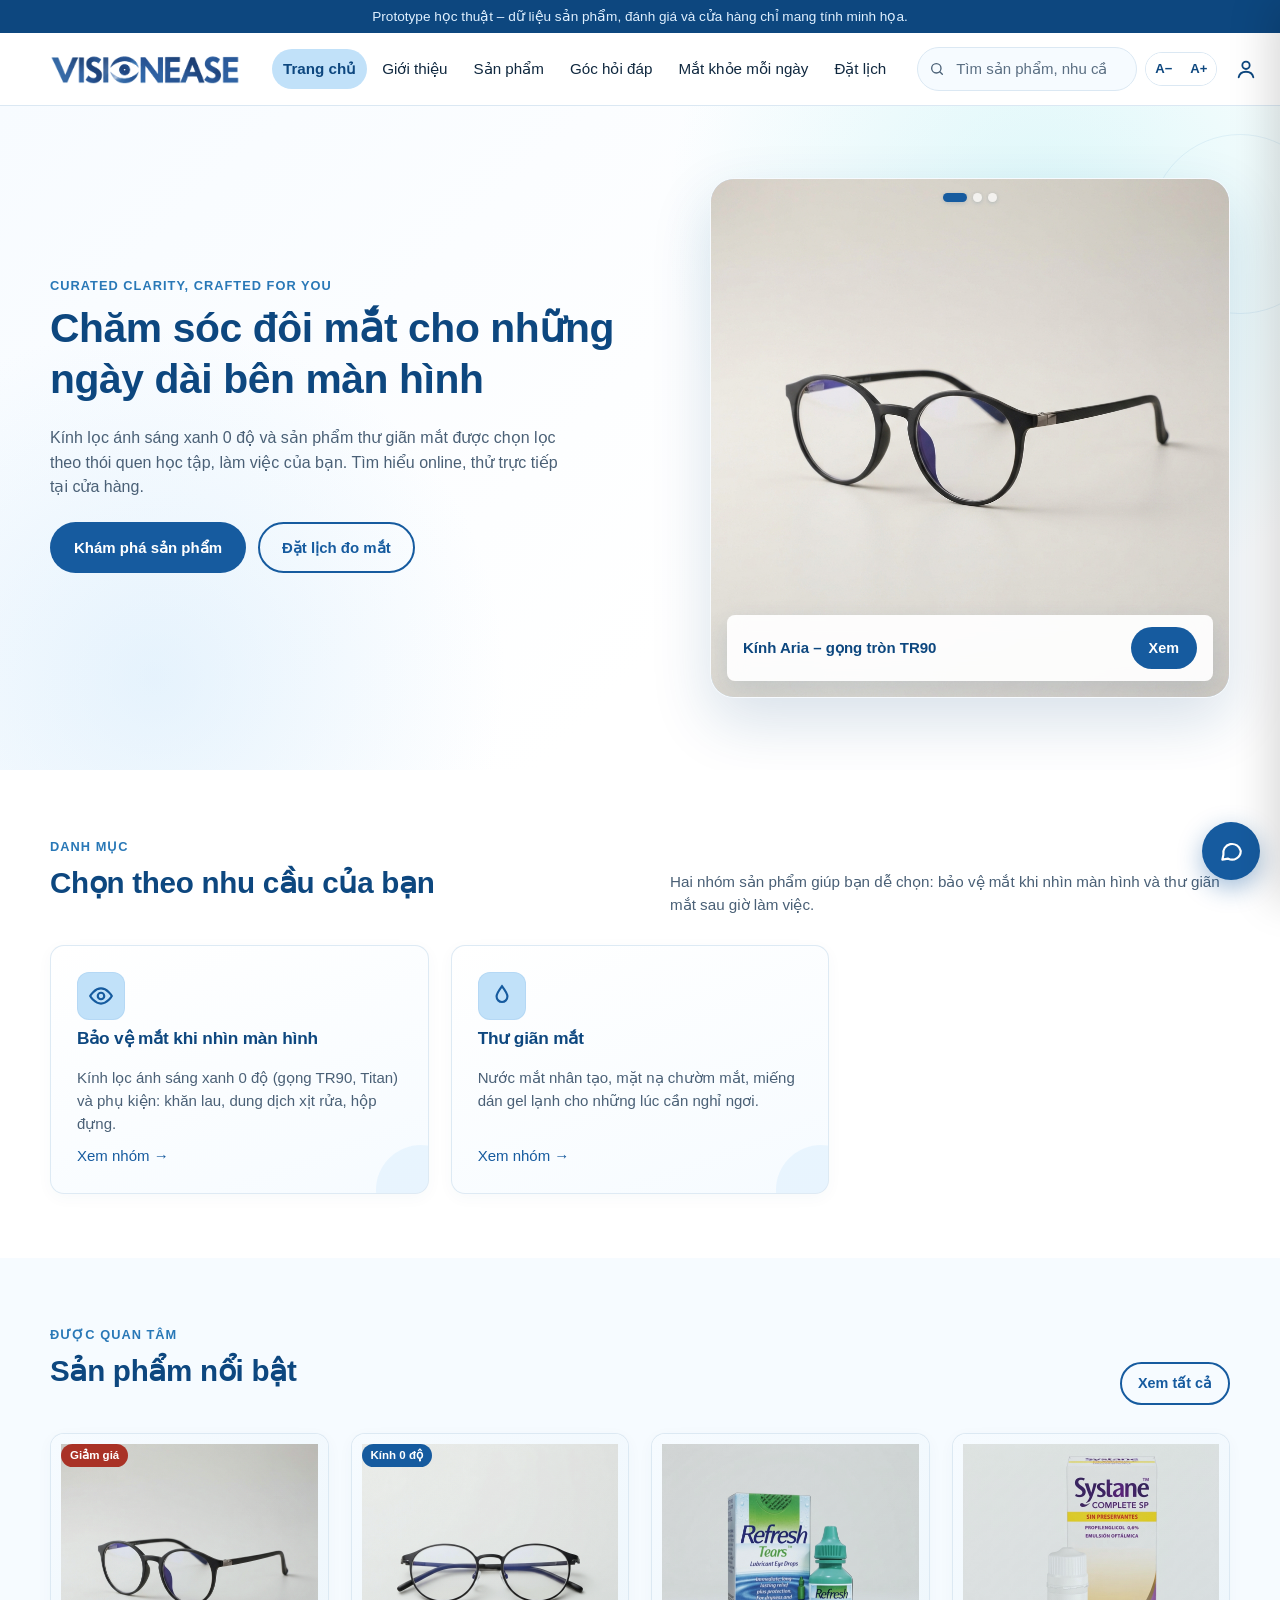
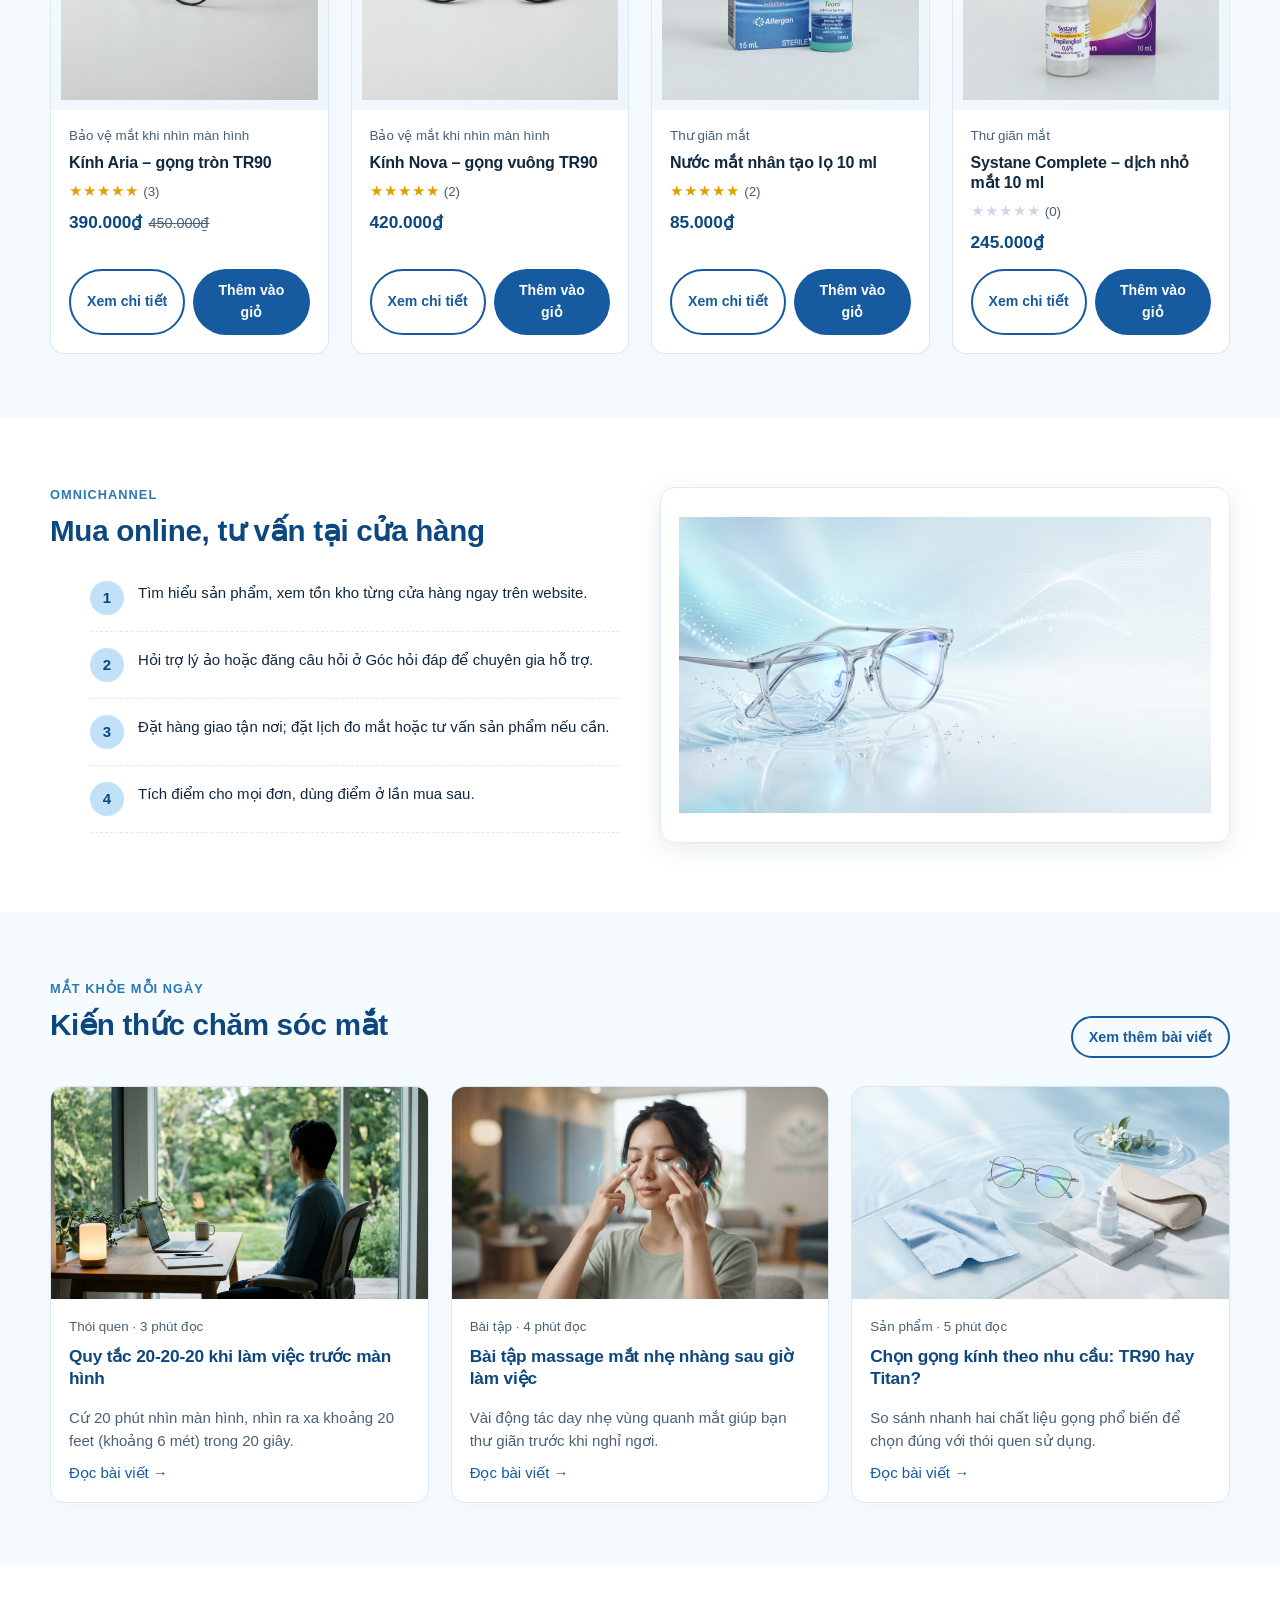
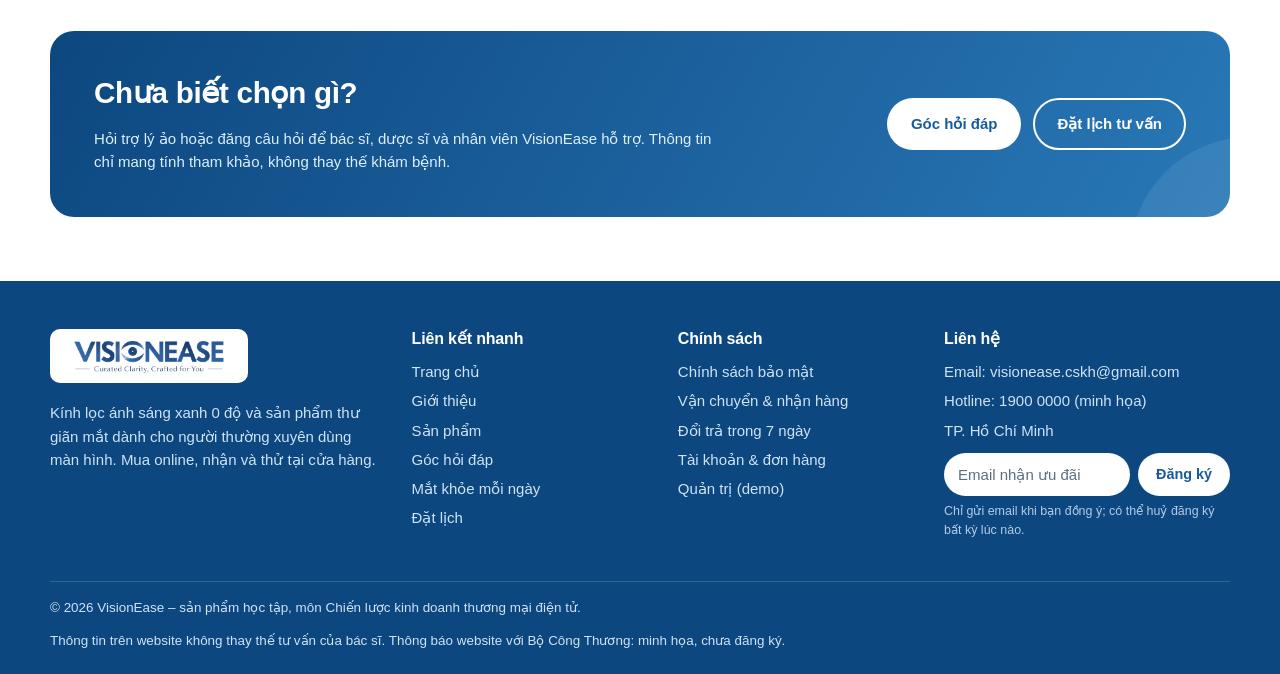
<file: index.html>
<!DOCTYPE html>
<html lang="vi">
<head>
<meta charset="UTF-8">
<meta name="viewport" content="width=device-width, initial-scale=1">
<title>VisionEase – Kính lọc ánh sáng xanh & sản phẩm thư giãn mắt</title>
<meta name="description" content="VisionEase – kính lọc ánh sáng xanh 0 độ và sản phẩm thư giãn mắt cho người dùng màn hình.">
<link rel="icon" href="assets/icons/favicon.svg" type="image/svg+xml">
<link rel="stylesheet" href="css/style.css">
</head>
<body data-page="home">
<main id="main">

<section class="hero"><div class="container hero__inner">
  <div><span class="eyebrow">Curated Clarity, Crafted for You</span>
    <h1>Chăm sóc đôi mắt cho những ngày dài bên màn hình</h1>
    <p class="lead">Kính lọc ánh sáng xanh 0 độ và sản phẩm thư giãn mắt được chọn lọc theo thói quen học tập, làm việc của bạn. Tìm hiểu online, thử trực tiếp tại cửa hàng.</p>
    <div class="hero__cta"><a class="btn" href="san-pham.html">Khám phá sản phẩm</a><a class="btn btn--ghost" href="dat-lich.html">Đặt lịch đo mắt</a></div>
    <div class="hero__stats"></div></div>
  <div class="slider" aria-roledescription="carousel" aria-label="Sản phẩm nổi bật">
    <div class="slider__dots"></div>
    <div class="slide active"><img src="assets/images/products/commercial_studio_product_photography_of_tr90_matte_black_round_frame/screen.png" alt="Kính lọc ánh sáng xanh VisionEase"><div class="slide__cap"><span>Kính Aria – gọng tròn TR90</span><a class="btn btn--sm" href="chi-tiet-san-pham.html?id=aria">Xem</a></div></div>
    <div class="slide"><img src="assets/images/products/commercial_studio_product_photography_of_premium_sleek_silver_titanium_metallic/screen.png" alt="Kính Lumen gọng Titan"><div class="slide__cap"><span>Kính Lumen – gọng Titan</span><a class="btn btn--sm" href="chi-tiet-san-pham.html?id=lumen">Xem</a></div></div>
    <div class="slide"><img src="assets/images/products/herbal_warm_eye_mask_pad_with_natural_chamomile_blossom_cozy_therapeutic_warm/screen.png" alt="Mặt nạ chườm mắt"><div class="slide__cap"><span>Mặt nạ chườm mắt tái sử dụng</span><a class="btn btn--sm" href="chi-tiet-san-pham.html?id=matna">Xem</a></div></div>
  </div></div></section>

<section class="section"><div class="container">
  <div class="section__head"><div><span class="eyebrow">Danh mục</span><h2>Chọn theo nhu cầu của bạn</h2></div><p>Hai nhóm sản phẩm giúp bạn dễ chọn: bảo vệ mắt khi nhìn màn hình và thư giãn mắt sau giờ làm việc.</p></div>
  <div class="grid grid--3 stack">
    <a class="card cat-card" href="san-pham.html?group=screen"><span class="ico"><svg viewBox="0 0 24 24" fill="none" stroke="currentColor" stroke-width="2" stroke-linecap="round" stroke-linejoin="round"><path d="M2 12s4-7 10-7 10 7 10 7-4 7-10 7-10-7-10-7z"/><circle cx="12" cy="12" r="3"/></svg></span><h3>Bảo vệ mắt khi nhìn màn hình</h3><p>Kính lọc ánh sáng xanh 0 độ (gọng TR90, Titan) và phụ kiện: khăn lau, dung dịch xịt rửa, hộp đựng.</p><span>Xem nhóm →</span></a>
    <a class="card cat-card" href="san-pham.html?group=relax"><span class="ico"><svg viewBox="0 0 24 24" fill="none" stroke="currentColor" stroke-width="2" stroke-linecap="round"><path d="M12 3c3 4 5 6.5 5 9.5a5 5 0 0 1-10 0C7 9.500 9 7 12 3z"/></svg></span><h3>Thư giãn mắt</h3><p>Nước mắt nhân tạo, mặt nạ chườm mắt, miếng dán gel lạnh cho những lúc cần nghỉ ngơi.</p><span>Xem nhóm →</span></a>
  </div></div></section>

<section class="section section--tint"><div class="container">
  <div class="section__head"><div><span class="eyebrow">Được quan tâm</span><h2>Sản phẩm nổi bật</h2></div><a class="btn btn--ghost btn--sm" href="san-pham.html">Xem tất cả</a></div>
  <div class="grid grid--4" id="featured"></div></div></section>

<section class="section"><div class="container"><div class="grid grid--2" style="align-items:center;gap:40px">
  <div><span class="eyebrow">Omnichannel</span><h2>Mua online, tư vấn tại cửa hàng</h2>
    <ol class="steps"><li class="step">Tìm hiểu sản phẩm, xem tồn kho từng cửa hàng ngay trên website.</li><li class="step">Hỏi trợ lý ảo hoặc đăng câu hỏi ở Góc hỏi đáp để chuyên gia hỗ trợ.</li><li class="step">Đặt hàng giao tận nơi; đặt lịch đo mắt hoặc tư vấn sản phẩm nếu cần.</li><li class="step">Tích điểm cho mọi đơn, dùng điểm ở lần mua sau.</li></ol></div>
  <div class="banner-img"><img src="assets/images/banners/high_end_commercial_website_hero_banner_for_visionease_optical_eye_care_and/screen.png" alt="Thương hiệu VisionEase – chăm sóc mắt cho người dùng màn hình" loading="lazy"></div></div></div></section>

<section class="section section--tint"><div class="container">
  <div class="section__head"><div><span class="eyebrow">Mắt khỏe mỗi ngày</span><h2>Kiến thức chăm sóc mắt</h2></div><a class="btn btn--ghost btn--sm" href="mat-khoe.html">Xem thêm bài viết</a></div>
  <div class="grid grid--3 stack" id="homeArticles"></div></div></section>

<section class="section"><div class="container"><div class="cta"><div><h2>Chưa biết chọn gì?</h2><p>Hỏi trợ lý ảo hoặc đăng câu hỏi để bác sĩ, dược sĩ và nhân viên VisionEase hỗ trợ. Thông tin chỉ mang tính tham khảo, không thay thế khám bệnh.</p></div>
  <div class="cta__actions"><a class="btn btn--light" href="hoi-dap.html">Góc hỏi đáp</a><a class="btn btn--ghost" style="color:#fff;border-color:#fff" href="dat-lich.html">Đặt lịch tư vấn</a></div></div></div></section>

</main>
<script src="js/data.js"></script>
<script src="js/ui.js"></script>
<script src="js/cart.js"></script>
<script src="js/products.js"></script>
<script src="js/support.js"></script>
<script src="js/main.js"></script>
</body>
</html>
</file>
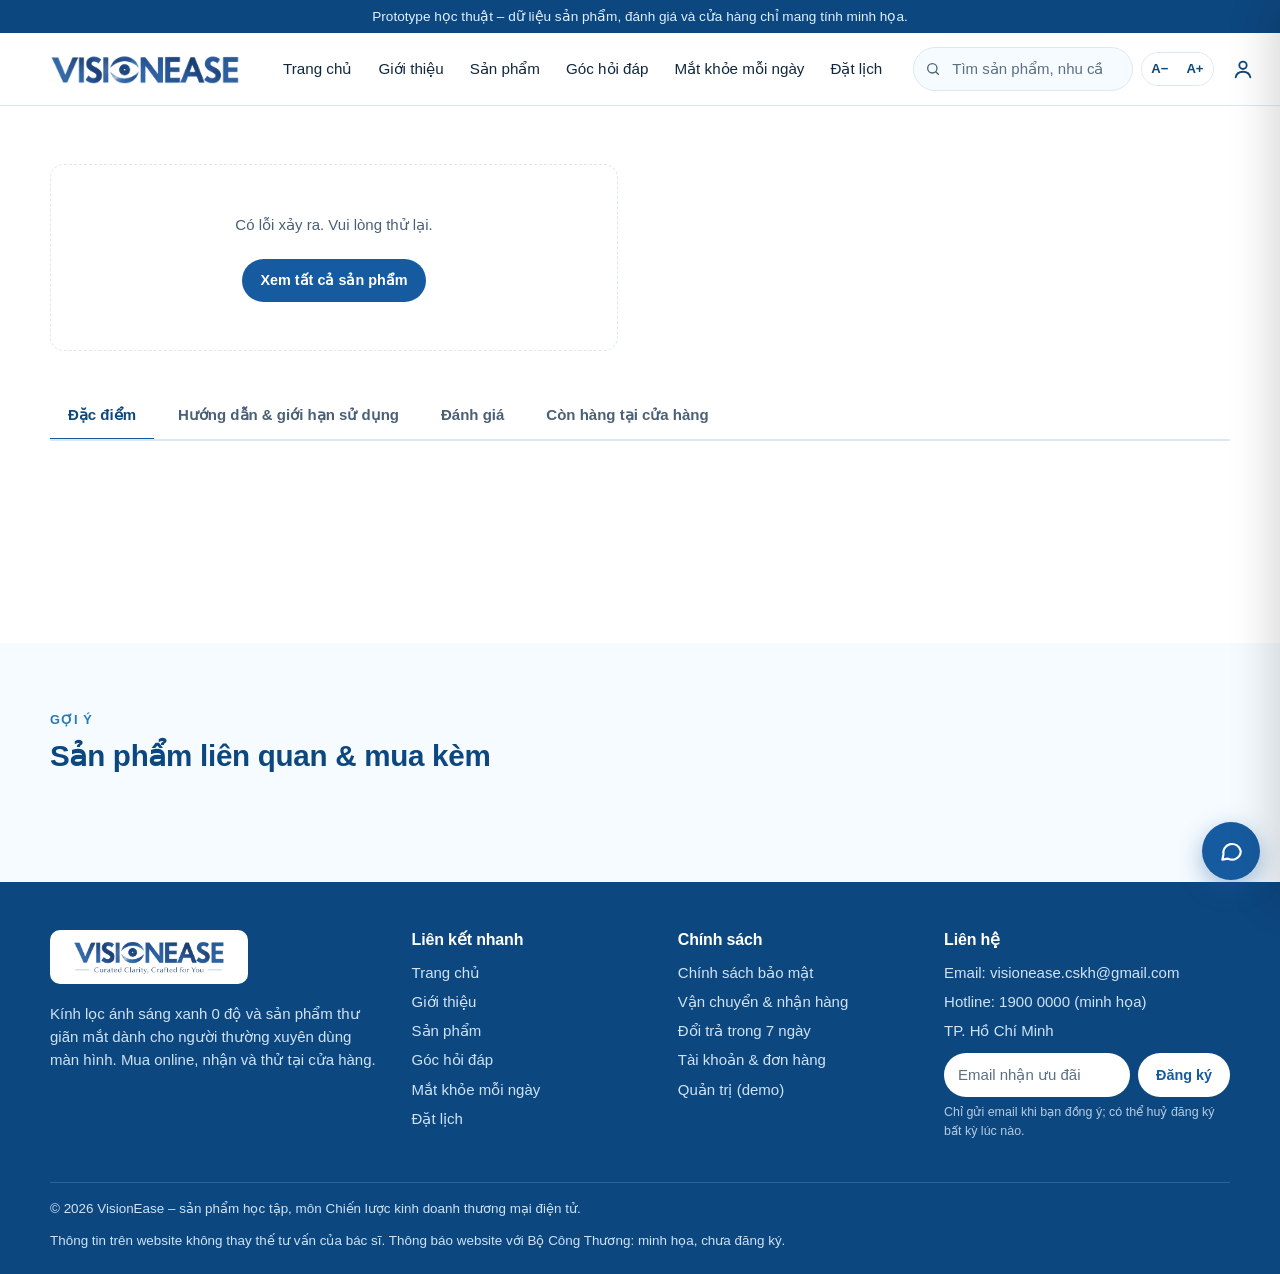
<file: chi-tiet-san-pham.html>
<!DOCTYPE html>
<html lang="vi">
<head>
<meta charset="UTF-8">
<meta name="viewport" content="width=device-width, initial-scale=1">
<title>Chi tiết sản phẩm – VisionEase</title>
<meta name="description" content="Chi tiết sản phẩm VisionEase">
<link rel="icon" href="assets/icons/favicon.svg" type="image/svg+xml">
<link rel="stylesheet" href="css/style.css">
</head>
<body data-page="detail">
<main id="main">

<div class="container"><div class="breadcrumb" id="pdCrumb" style="padding-top:20px"></div>
<div class="pd" id="pdWrap"></div>
<div class="tabs" id="pdTabs" role="tablist"><button role="tab" data-t="desc" aria-selected="true">Đặc điểm</button><button role="tab" data-t="guide" aria-selected="false">Hướng dẫn &amp; giới hạn sử dụng</button><button role="tab" data-t="reviews" aria-selected="false">Đánh giá</button><button role="tab" data-t="stock" aria-selected="false">Còn hàng tại cửa hàng</button></div>
<div id="pdPanel" style="min-height:140px"></div></div>
<section class="section section--tint" style="margin-top:40px"><div class="container"><div class="section__head"><div><span class="eyebrow">Gợi ý</span><h2>Sản phẩm liên quan &amp; mua kèm</h2></div></div><div class="grid grid--4" id="related"></div></div></section>
</main>
<script src="js/data.js"></script>
<script src="js/ui.js"></script>
<script src="js/cart.js"></script>
<script src="js/products.js"></script>
<script src="js/support.js"></script>
<script src="js/main.js"></script>
</body>
</html>
</file>
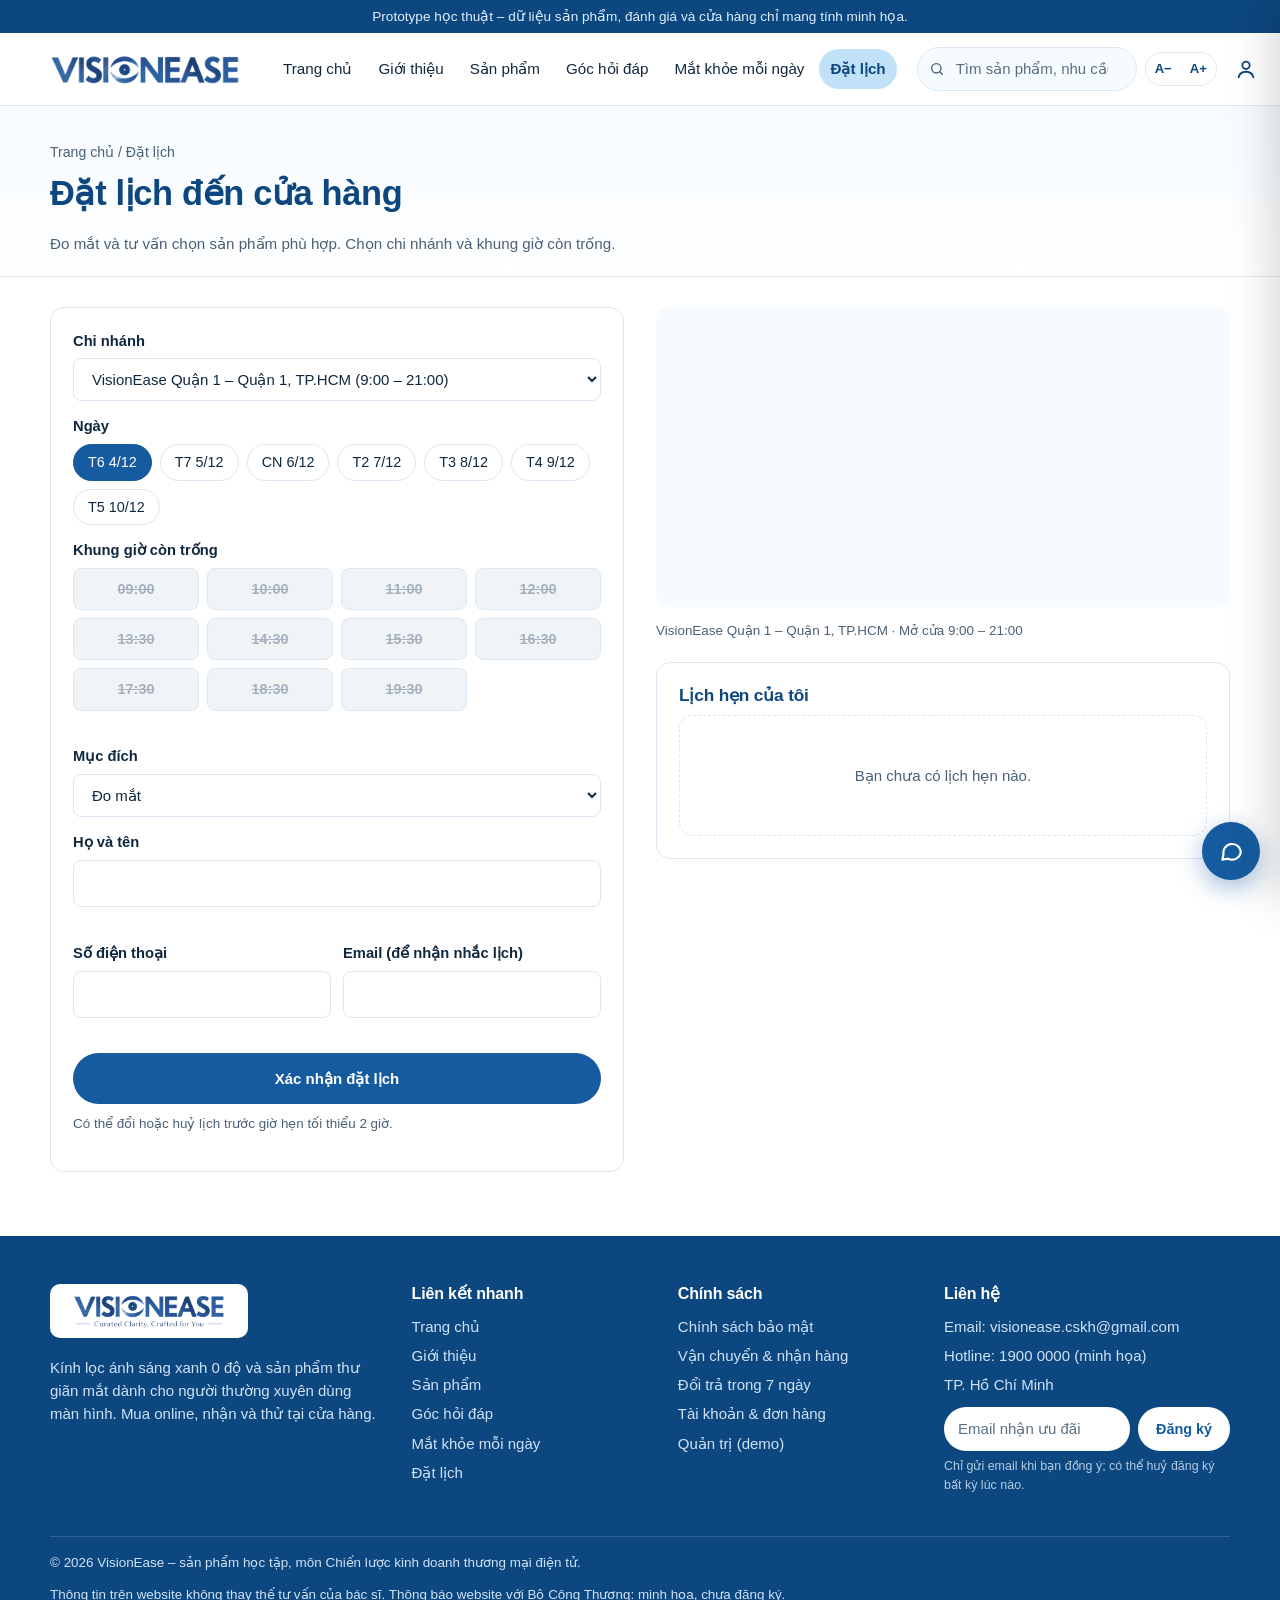
<file: dat-lich.html>
<!DOCTYPE html>
<html lang="vi">
<head>
<meta charset="UTF-8">
<meta name="viewport" content="width=device-width, initial-scale=1">
<title>Đặt lịch đến cửa hàng – VisionEase</title>
<meta name="description" content="Đặt lịch đo mắt và tư vấn sản phẩm tại cửa hàng VisionEase">
<link rel="icon" href="assets/icons/favicon.svg" type="image/svg+xml">
<link rel="stylesheet" href="css/style.css">
</head>
<body data-page="book">
<main id="main">
<section class="page-head"><div class="container"><div class="breadcrumb"><a href="index.html">Trang chủ</a> / Đặt lịch</div><h1 style="font-size:clamp(1.7rem,3vw,2.3rem)">Đặt lịch đến cửa hàng</h1><p style="color:var(--muted);max-width:640px;margin:0">Đo mắt và tư vấn chọn sản phẩm phù hợp. Chọn chi nhánh và khung giờ còn trống.</p></div></section>
<div class="container book"><div class="panel"><form id="bForm" novalidate>
  <div class="field"><label for="bBranch">Chi nhánh</label><select class="select" id="bBranch"></select></div>
  <div class="field"><label>Ngày</label><div class="chips" id="bDays"></div></div>
  <div class="field"><label>Khung giờ còn trống</label><div class="slots" id="bSlots"></div><span class="err" id="slotErr"></span></div>
  <div class="field"><label for="bPurpose">Mục đích</label><select class="select" id="bPurpose"><option>Đo mắt</option><option>Tư vấn sản phẩm</option></select></div>
  <div class="field"><label for="bName">Họ và tên</label><input class="input" id="bName"><span class="err"></span></div>
  <div class="grid grid--2" style="gap:12px"><div class="field"><label for="bPhone">Số điện thoại</label><input class="input" id="bPhone" inputmode="tel"><span class="err"></span></div><div class="field"><label for="bMail">Email (để nhận nhắc lịch)</label><input class="input" id="bMail" type="email"><span class="err"></span></div></div>
  <button class="btn btn--block" id="bSubmit" type="submit">Xác nhận đặt lịch</button><p class="meta" style="margin-top:10px">Có thể đổi hoặc huỷ lịch trước giờ hẹn tối thiểu 2 giờ.</p></form></div>
<div><iframe class="map" id="bMap" title="Bản đồ cửa hàng" loading="lazy" referrerpolicy="no-referrer-when-downgrade"></iframe><p class="meta" id="bAddr" style="margin-top:8px"></p>
<div class="panel" style="margin-top:20px"><h3>Lịch hẹn của tôi</h3><div id="bList"></div></div></div></div>
</main>
<script src="js/data.js"></script>
<script src="js/ui.js"></script>
<script src="js/cart.js"></script>
<script src="js/products.js"></script>
<script src="js/support.js"></script>
<script src="js/main.js"></script>
</body>
</html>
</file>
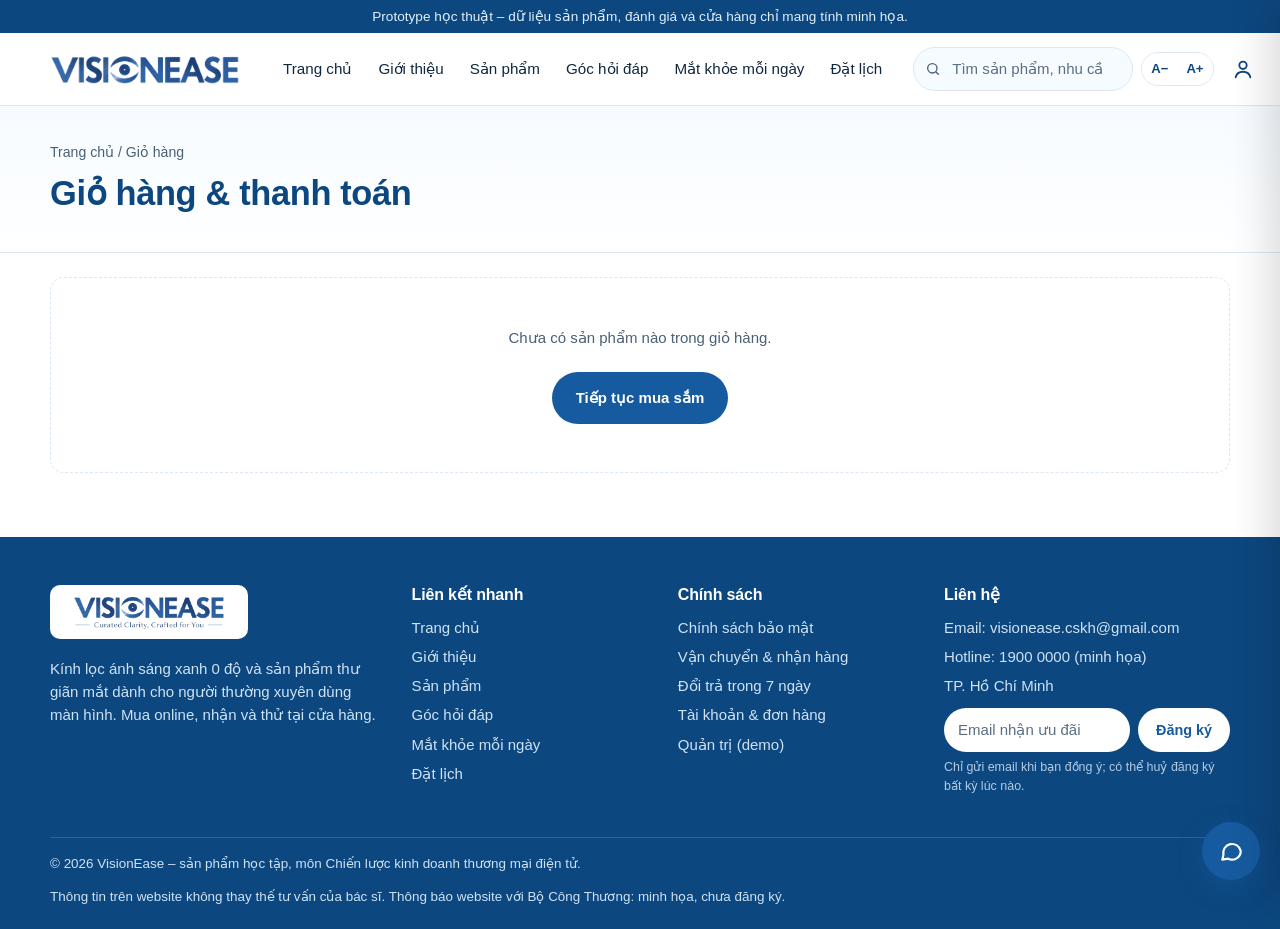
<file: gio-hang.html>
<!DOCTYPE html>
<html lang="vi">
<head>
<meta charset="UTF-8">
<meta name="viewport" content="width=device-width, initial-scale=1">
<title>Giỏ hàng & thanh toán – VisionEase</title>
<meta name="description" content="Danh sách sản phẩm VisionEase">
<link rel="icon" href="assets/icons/favicon.svg" type="image/svg+xml">
<link rel="stylesheet" href="css/style.css">
</head>
<body data-page="cart">
<main id="main">
<section class="page-head"><div class="container"><div class="breadcrumb"><a href="index.html">Trang chủ</a> / Giỏ hàng</div><h1 style="font-size:clamp(1.7rem,3vw,2.3rem)">Giỏ hàng &amp; thanh toán</h1></div></section>
<div class="container section" id="coWrap" style="padding-top:24px"></div>
</main>
<script src="js/data.js"></script>
<script src="js/ui.js"></script>
<script src="js/cart.js"></script>
<script src="js/products.js"></script>
<script src="js/support.js"></script>
<script src="js/main.js"></script>
</body>
</html>
</file>
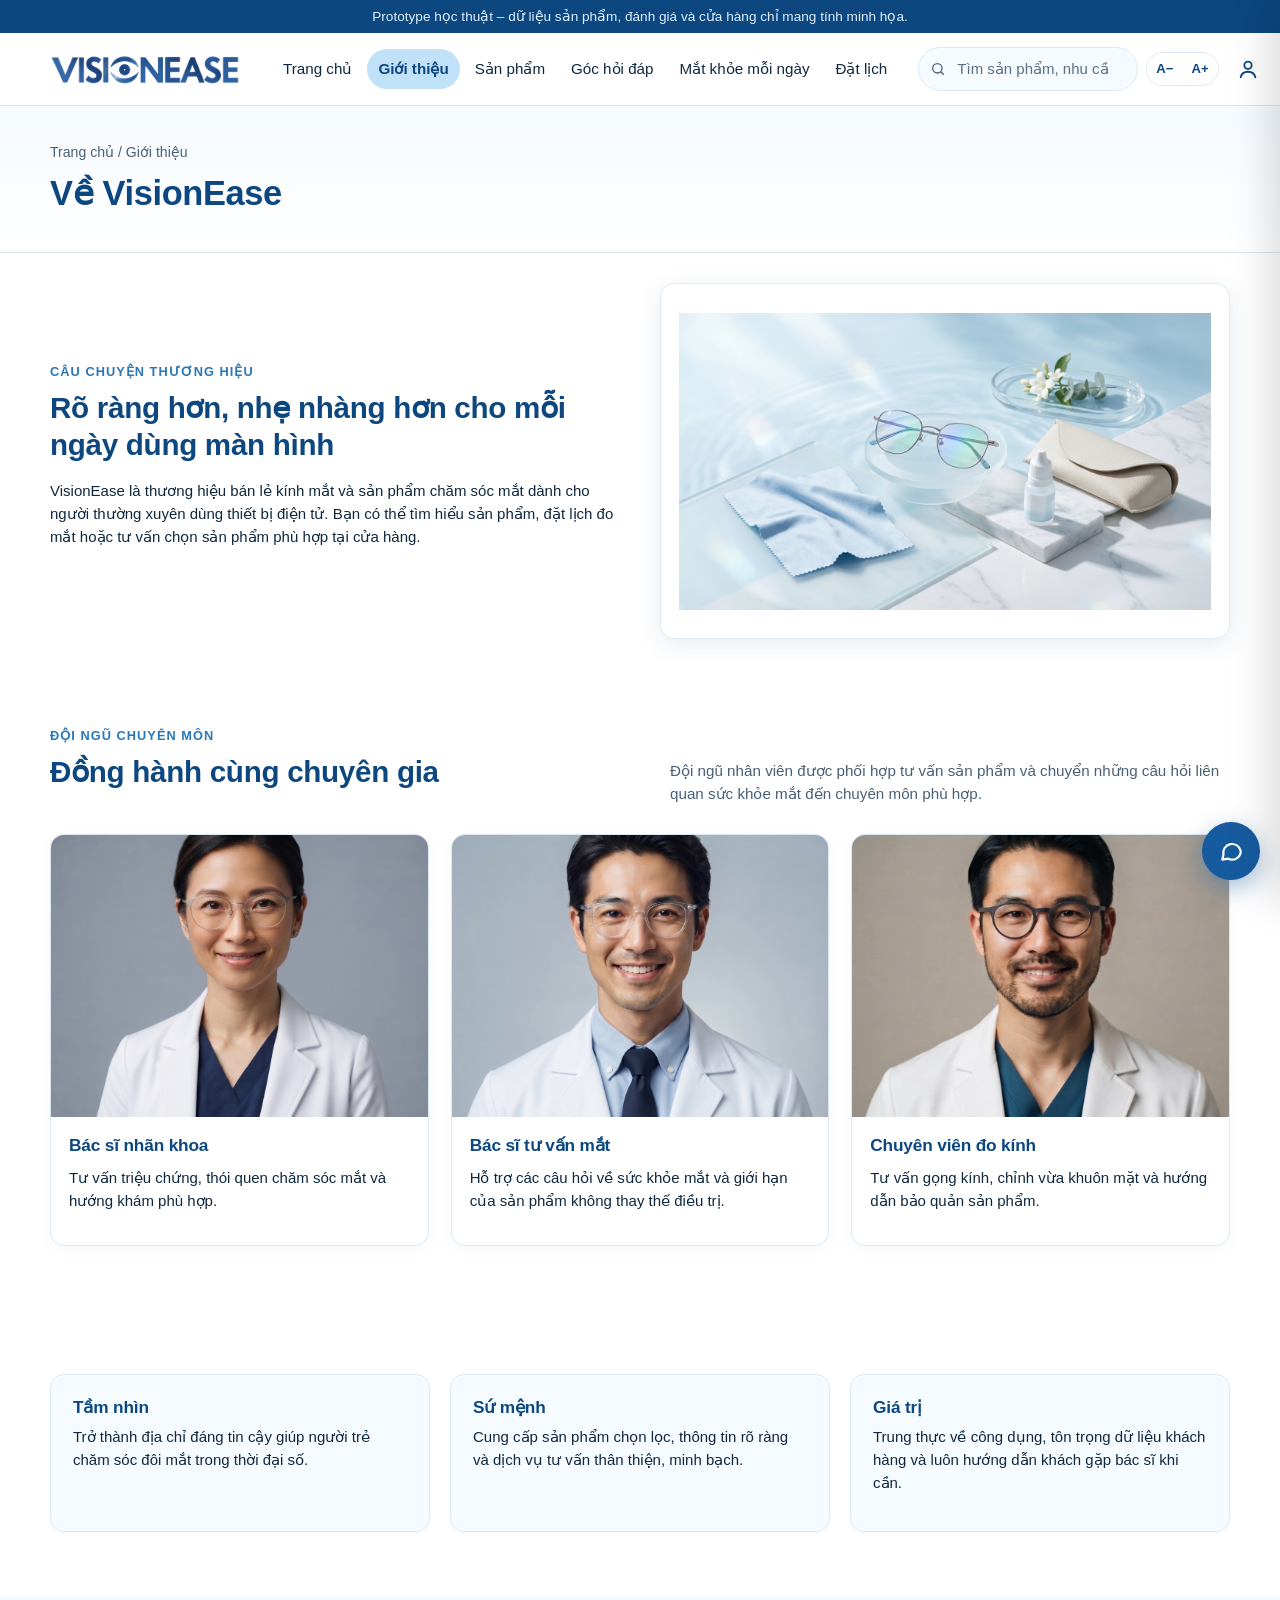
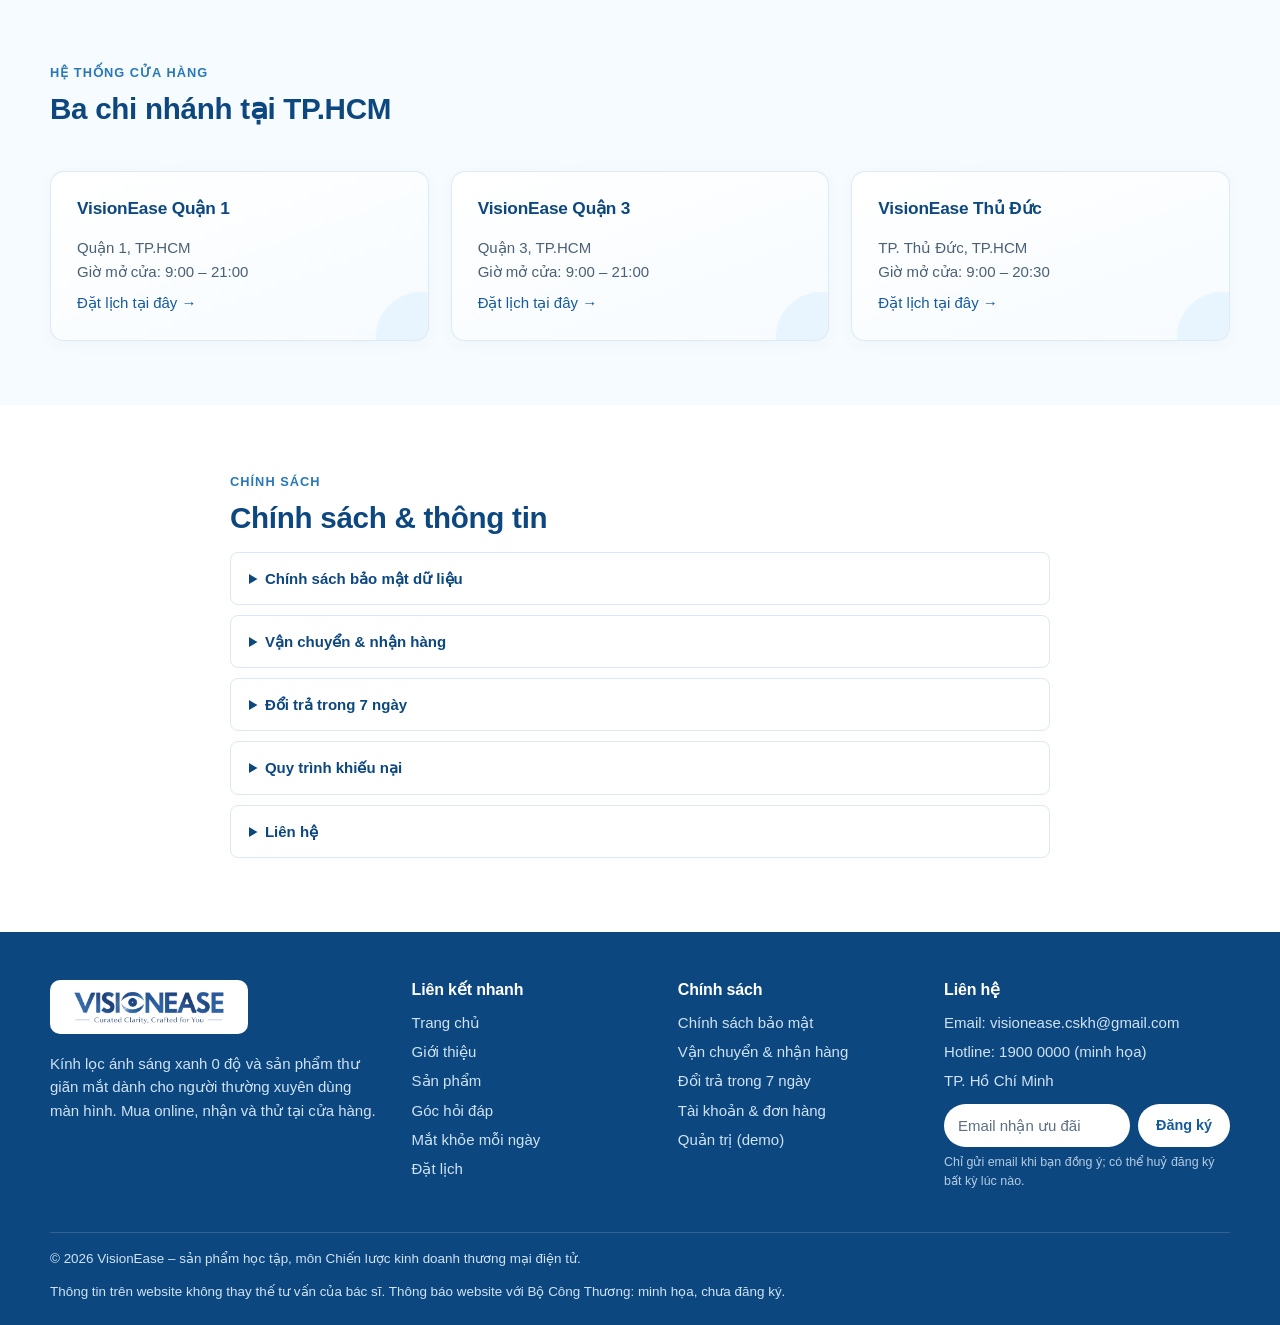
<file: gioi-thieu.html>
<!DOCTYPE html>
<html lang="vi">
<head>
<meta charset="UTF-8">
<meta name="viewport" content="width=device-width, initial-scale=1">
<title>Giới thiệu – VisionEase</title>
<meta name="description" content="Giới thiệu VisionEase">
<link rel="icon" href="assets/icons/favicon.svg" type="image/svg+xml">
<link rel="stylesheet" href="css/style.css">
</head>
<body data-page="about">
<main id="main">
<section class="page-head"><div class="container"><div class="breadcrumb"><a href="index.html">Trang chủ</a> / Giới thiệu</div><h1 style="font-size:clamp(1.7rem,3vw,2.3rem)">Về VisionEase</h1></div></section>
<div class="container" style="padding:30px 0 20px"><div class="grid grid--2" style="gap:40px;align-items:center"><div><span class="eyebrow">Câu chuyện thương hiệu</span><h2>Rõ ràng hơn, nhẹ nhàng hơn cho mỗi ngày dùng màn hình</h2>
<p>VisionEase là thương hiệu bán lẻ kính mắt và sản phẩm chăm sóc mắt dành cho người thường xuyên dùng thiết bị điện tử. Bạn có thể tìm hiểu sản phẩm, đặt lịch đo mắt hoặc tư vấn chọn sản phẩm phù hợp tại cửa hàng.</p></div>
<div class="banner-img"><img src="assets/images/banners/commercial_featured_promotional_showcase_banner_for_recommended_eye_care/screen.png" alt="VisionEase – chăm sóc mắt mỗi ngày"></div></div></div>
<section class="section"><div class="container"><div class="section__head"><div><span class="eyebrow">Đội ngũ chuyên môn</span><h2>Đồng hành cùng chuyên gia</h2></div><p>Đội ngũ nhân viên được phối hợp tư vấn sản phẩm và chuyển những câu hỏi liên quan sức khỏe mắt đến chuyên môn phù hợp.</p></div><div class="grid grid--3 expert-grid">
<article class="card expert-card"><img src="assets/images/chuyên gia/keep_the_exact_same_asian_female_ophthalmologist_doctor_from_the_reference/screen.png" alt="Chuyên gia nhãn khoa VisionEase"><div><h3>Bác sĩ nhãn khoa</h3><p>Tư vấn triệu chứng, thói quen chăm sóc mắt và hướng khám phù hợp.</p></div></article>
<article class="card expert-card"><img src="assets/images/chuyên gia/keep_the_exact_same_asian_male_ophthalmologist_doctor_from_the_reference_image/screen.png" alt="Bác sĩ nhãn khoa VisionEase"><div><h3>Bác sĩ tư vấn mắt</h3><p>Hỗ trợ các câu hỏi về sức khỏe mắt và giới hạn của sản phẩm không thay thế điều trị.</p></div></article>
<article class="card expert-card"><img src="assets/images/chuyên gia/keep_the_exact_same_asian_male_optometrist_and_ophthalmic_lab_specialist_from/screen.png" alt="Chuyên viên đo kính VisionEase"><div><h3>Chuyên viên đo kính</h3><p>Tư vấn gọng kính, chỉnh vừa khuôn mặt và hướng dẫn bảo quản sản phẩm.</p></div></article>
</div></div></section>
<section class="section"><div class="container"><div class="info-grid"><div class="kv"><h3>Tầm nhìn</h3><p>Trở thành địa chỉ đáng tin cậy giúp người trẻ chăm sóc đôi mắt trong thời đại số.</p></div><div class="kv"><h3>Sứ mệnh</h3><p>Cung cấp sản phẩm chọn lọc, thông tin rõ ràng và dịch vụ tư vấn thân thiện, minh bạch.</p></div><div class="kv"><h3>Giá trị</h3><p>Trung thực về công dụng, tôn trọng dữ liệu khách hàng và luôn hướng dẫn khách gặp bác sĩ khi cần.</p></div></div></div></section>
<section class="section section--tint"><div class="container"><div class="section__head"><div><span class="eyebrow">Hệ thống cửa hàng</span><h2>Ba chi nhánh tại TP.HCM</h2></div></div>
<div class="grid grid--3 stack" id="branches"></div></div></section>
<section class="section" id="chinh-sach"><div class="container policy" style="max-width:820px"><span class="eyebrow">Chính sách</span><h2>Chính sách &amp; thông tin</h2>
<details id="bao-mat"><summary>Chính sách bảo mật dữ liệu</summary><p>VisionEase chỉ thu thập dữ liệu cần thiết cho đơn hàng, lịch hẹn và chăm sóc khách hàng; dữ liệu sức khỏe chỉ được thu thập khi có sự đồng ý của bạn. Bạn có thể yêu cầu chỉnh sửa hoặc xoá dữ liệu cá nhân và từ chối nhận email tiếp thị bất kỳ lúc nào.</p></details>
<details id="van-chuyen"><summary>Vận chuyển &amp; nhận hàng</summary><p>Giao tận nơi phí 30.000₫, miễn phí cho đơn từ 500.000₫.</p></details>
<details id="doi-tra"><summary>Đổi trả trong 7 ngày</summary><p>Bạn có thể gửi yêu cầu đổi trả trong 7 ngày kể từ khi nhận hàng, kèm lý do và hình ảnh. Hàng lỗi, giao sai hoặc không đúng mô tả được giải quyết theo quy định pháp luật. Sản phẩm có yêu cầu vệ sinh (như dung dịch nhỏ mắt đã mở nắp) có điều kiện đổi trả riêng.</p></details>
<details><summary>Quy trình khiếu nại</summary><p>Gửi khiếu nại qua website; nhân viên CSKH tiếp nhận trong 24 giờ, xác minh và phản hồi kết quả. Các phản ánh liên quan sức khỏe mắt sẽ được chuyển đến bác sĩ/dược sĩ.</p></details>
<details><summary>Liên hệ</summary><p>Email: visionease.cskh@gmail.com · Hotline: 1900 0000 (minh họa) · Gửi câu hỏi tại <a href="hoi-dap.html">Góc hỏi đáp</a>.</p></details></div></section>
</main>
<script src="js/data.js"></script>
<script src="js/ui.js"></script>
<script src="js/cart.js"></script>
<script src="js/products.js"></script>
<script src="js/support.js"></script>
<script src="js/main.js"></script>
</body>
</html>
</file>
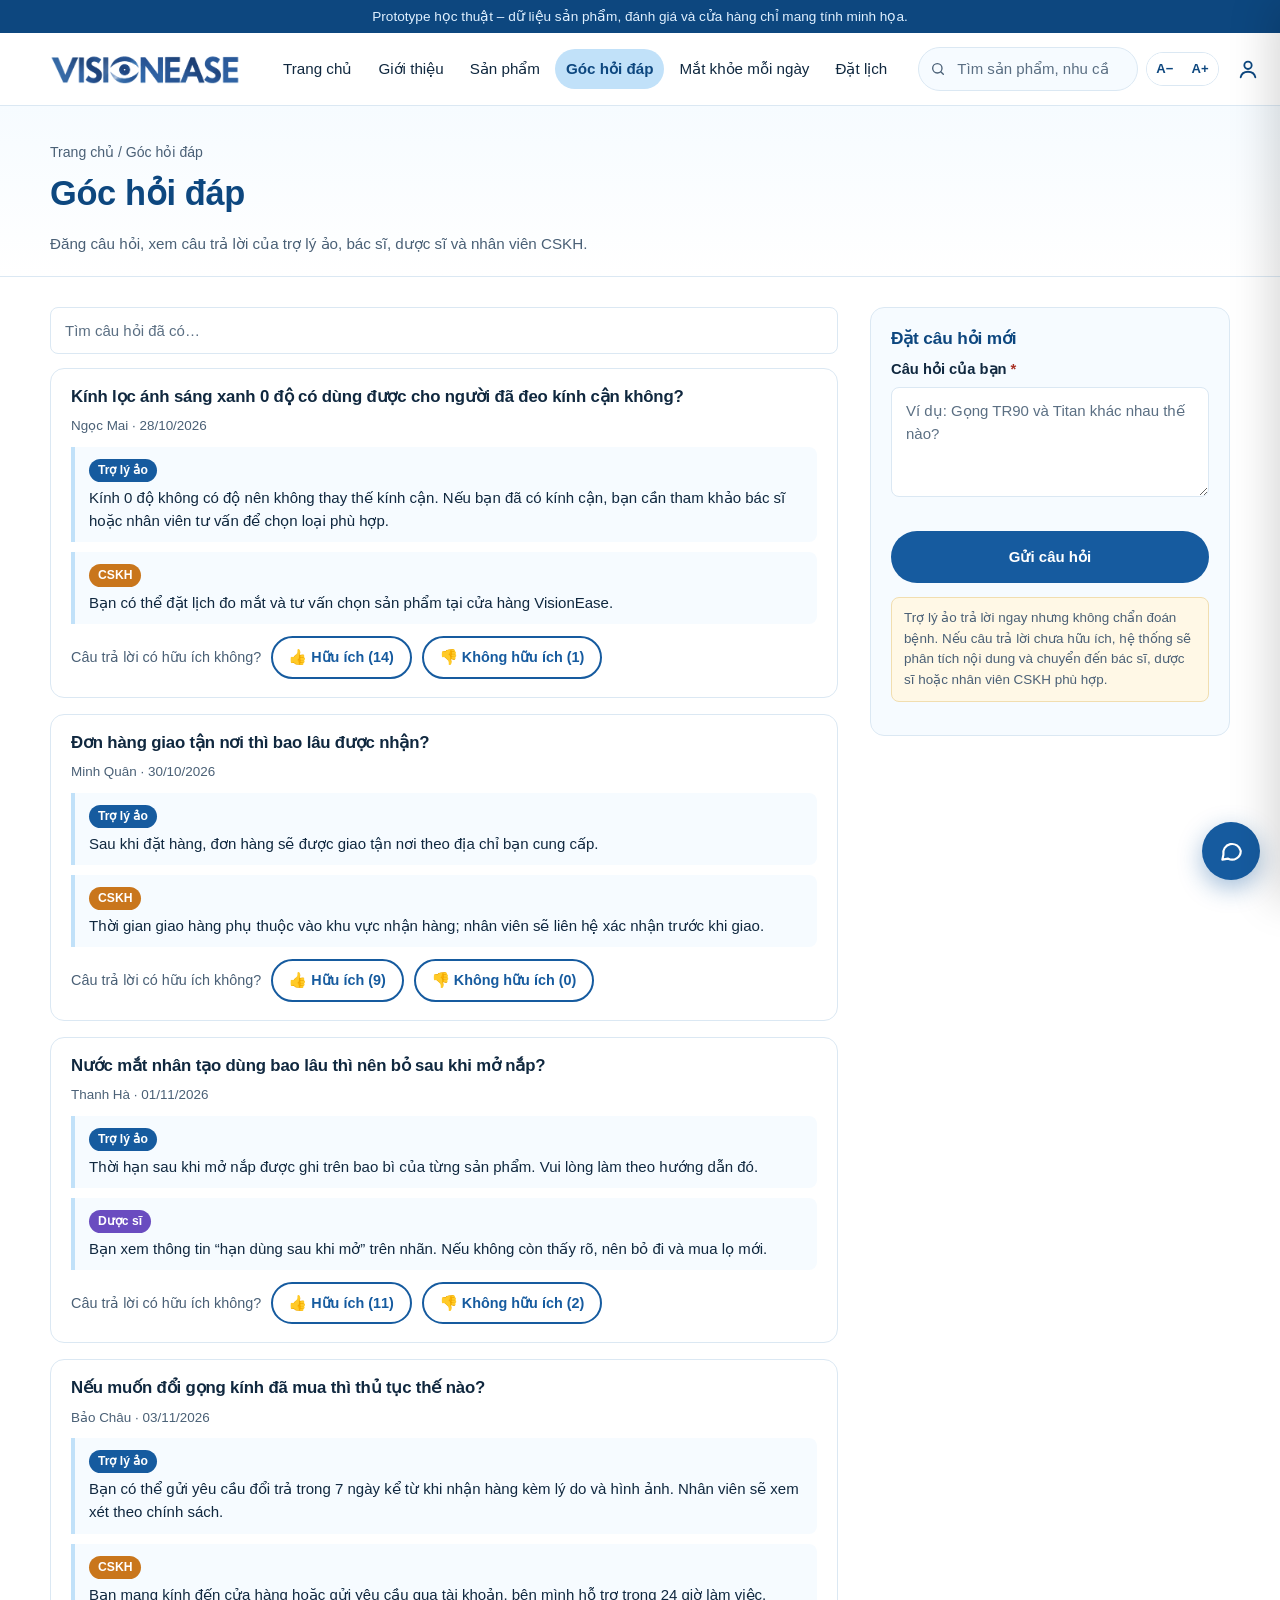
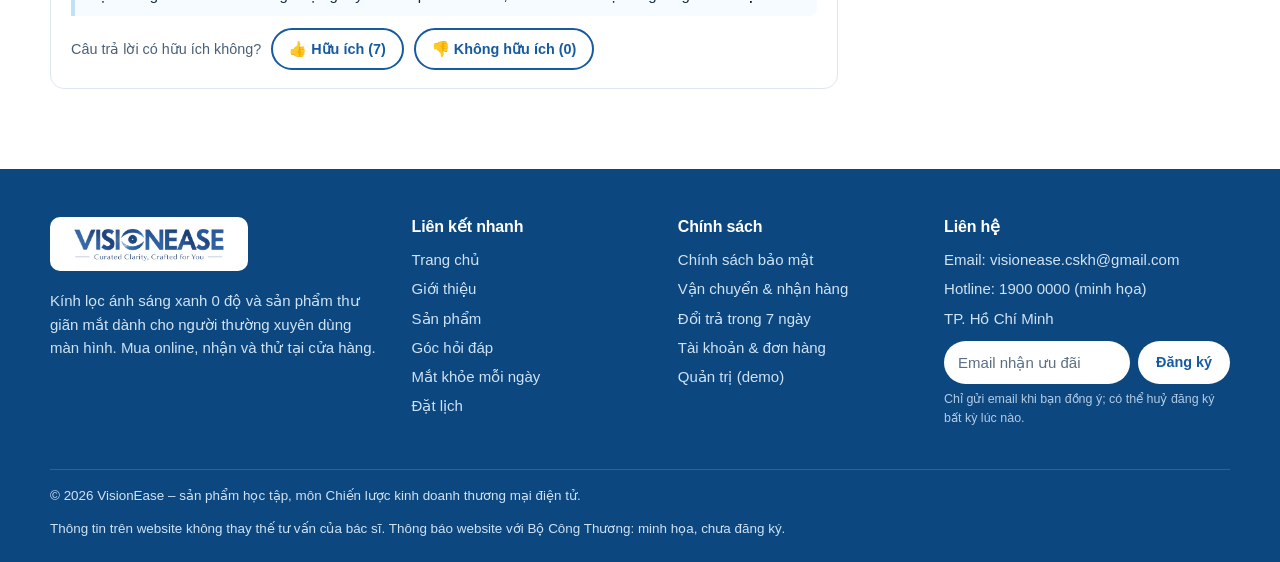
<file: hoi-dap.html>
<!DOCTYPE html>
<html lang="vi">
<head>
<meta charset="UTF-8">
<meta name="viewport" content="width=device-width, initial-scale=1">
<title>Góc hỏi đáp – VisionEase</title>
<meta name="description" content="Góc hỏi đáp VisionEase">
<link rel="icon" href="assets/icons/favicon.svg" type="image/svg+xml">
<link rel="stylesheet" href="css/style.css">
</head>
<body data-page="qa">
<main id="main">
<section class="page-head"><div class="container"><div class="breadcrumb"><a href="index.html">Trang chủ</a> / Góc hỏi đáp</div><h1 style="font-size:clamp(1.7rem,3vw,2.3rem)">Góc hỏi đáp</h1><p style="color:var(--muted);max-width:640px;margin:0">Đăng câu hỏi, xem câu trả lời của trợ lý ảo, bác sĩ, dược sĩ và nhân viên CSKH.</p></div></section>
<div class="container qa-layout"><aside class="aside-box qa-ask"><h3>Đặt câu hỏi mới</h3><form id="qaForm" novalidate><div class="field"><label for="qaText">Câu hỏi của bạn <span class="required">*</span></label><textarea class="textarea" id="qaText" placeholder="Ví dụ: Gọng TR90 và Titan khác nhau thế nào?" required aria-required="true"></textarea><span class="err"></span></div><button class="btn btn--block" type="submit">Gửi câu hỏi</button></form>
<p class="disclaimer" style="margin-top:14px">Trợ lý ảo trả lời ngay nhưng không chẩn đoán bệnh. Nếu câu trả lời chưa hữu ích, hệ thống sẽ phân tích nội dung và chuyển đến bác sĩ, dược sĩ hoặc nhân viên CSKH phù hợp.</p></aside>
<section><div class="field"><label class="sr-only" for="qaSearch">Tìm câu hỏi</label><input class="input" id="qaSearch" type="search" placeholder="Tìm câu hỏi đã có…"></div><div id="qaList"></div></section></div>
</main>
<script src="js/data.js"></script>
<script src="js/ui.js"></script>
<script src="js/cart.js"></script>
<script src="js/products.js"></script>
<script src="js/support.js"></script>
<script src="js/main.js"></script>
</body>
</html>
</file>
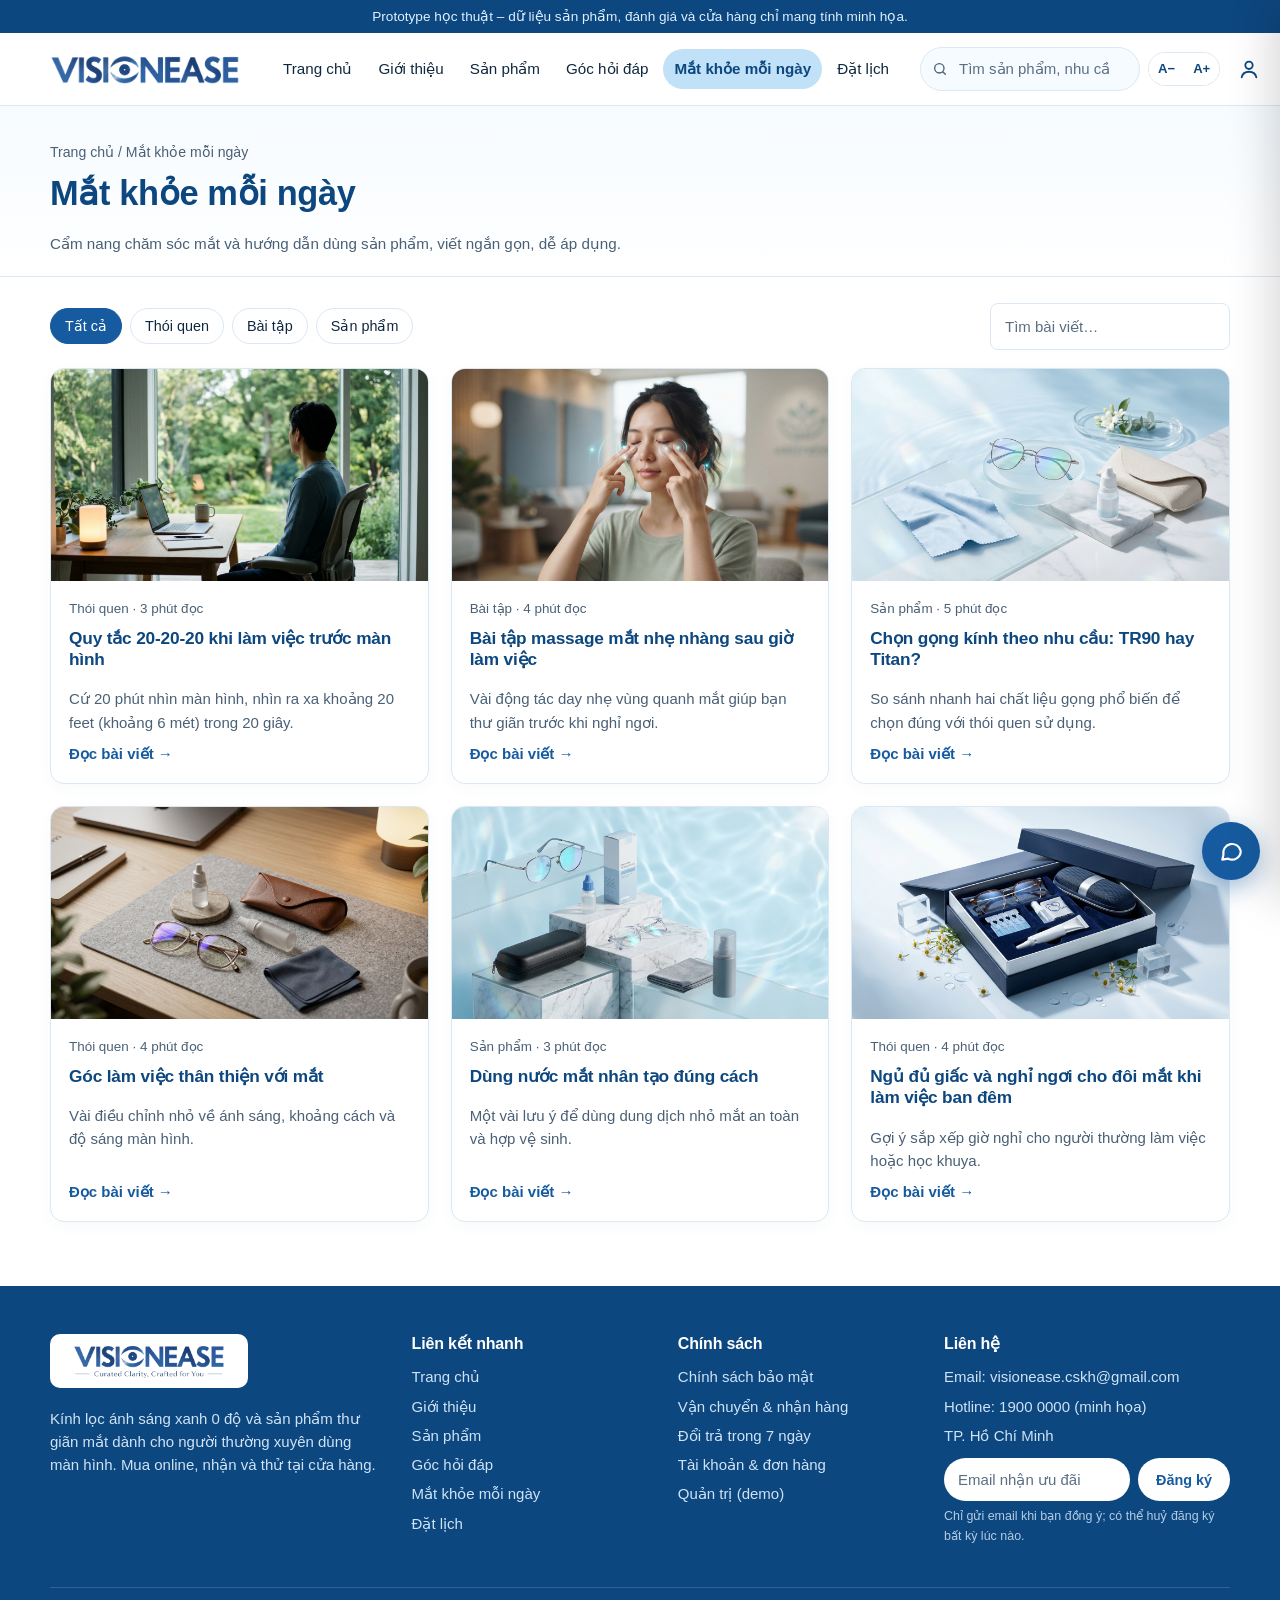
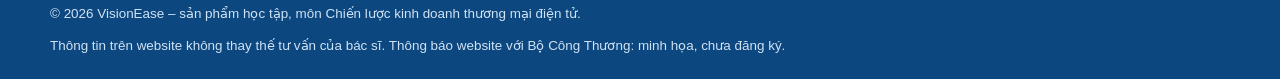
<file: mat-khoe.html>
<!DOCTYPE html>
<html lang="vi">
<head>
<meta charset="UTF-8">
<meta name="viewport" content="width=device-width, initial-scale=1">
<title>Mắt khỏe mỗi ngày – VisionEase</title>
<meta name="description" content="Bài viết chăm sóc mắt">
<link rel="icon" href="assets/icons/favicon.svg" type="image/svg+xml">
<link rel="stylesheet" href="css/style.css">
</head>
<body data-page="blog">
<main id="main">
<section class="page-head"><div class="container"><div class="breadcrumb"><a href="index.html">Trang chủ</a> / Mắt khỏe mỗi ngày</div><h1 style="font-size:clamp(1.7rem,3vw,2.3rem)">Mắt khỏe mỗi ngày</h1><p style="color:var(--muted);max-width:640px;margin:0">Cẩm nang chăm sóc mắt và hướng dẫn dùng sản phẩm, viết ngắn gọn, dễ áp dụng.</p></div></section>
<div class="container" style="padding:26px 0 64px"><div class="toolbar"><div class="chips" id="topics"></div><label class="sr-only" for="blogSearch">Tìm bài viết</label><input class="input" id="blogSearch" type="search" placeholder="Tìm bài viết…" style="width:240px"></div>
<div class="grid grid--3 stack" id="posts"></div></div>
</main>
<script src="js/data.js"></script>
<script src="js/ui.js"></script>
<script src="js/cart.js"></script>
<script src="js/products.js"></script>
<script src="js/support.js"></script>
<script src="js/main.js"></script>
</body>
</html>
</file>
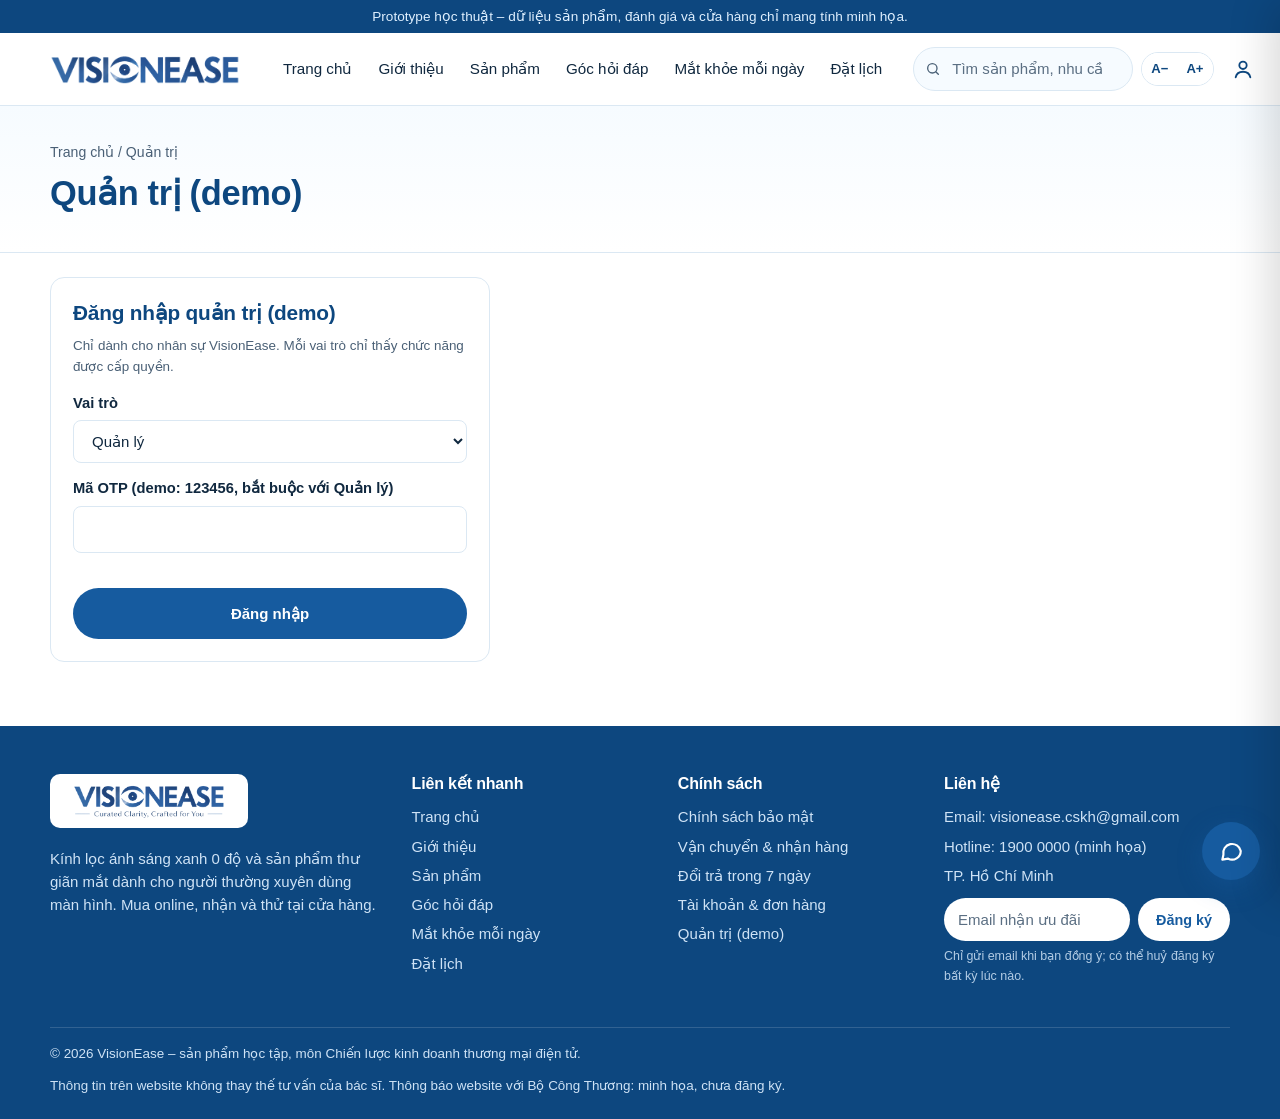
<file: quan-tri.html>
<!DOCTYPE html>
<html lang="vi">
<head>
<meta charset="UTF-8">
<meta name="viewport" content="width=device-width, initial-scale=1">
<title>Quản trị – VisionEase</title>
<meta name="description" content="Danh sách sản phẩm VisionEase">
<link rel="icon" href="assets/icons/favicon.svg" type="image/svg+xml">
<link rel="stylesheet" href="css/style.css">
</head>
<body data-page="admin">
<main id="main">
<section class="page-head"><div class="container"><div class="breadcrumb"><a href="index.html">Trang chủ</a> / Quản trị</div><h1 style="font-size:clamp(1.7rem,3vw,2.3rem)">Quản trị (demo)</h1></div></section>
<div class="container section" id="adminWrap" style="padding-top:24px"></div>
</main>
<script src="js/data.js"></script>
<script src="js/ui.js"></script>
<script src="js/cart.js"></script>
<script src="js/products.js"></script>
<script src="js/support.js"></script>
<script src="js/admin.js"></script>
<script src="js/main.js"></script>
</body>
</html>
</file>
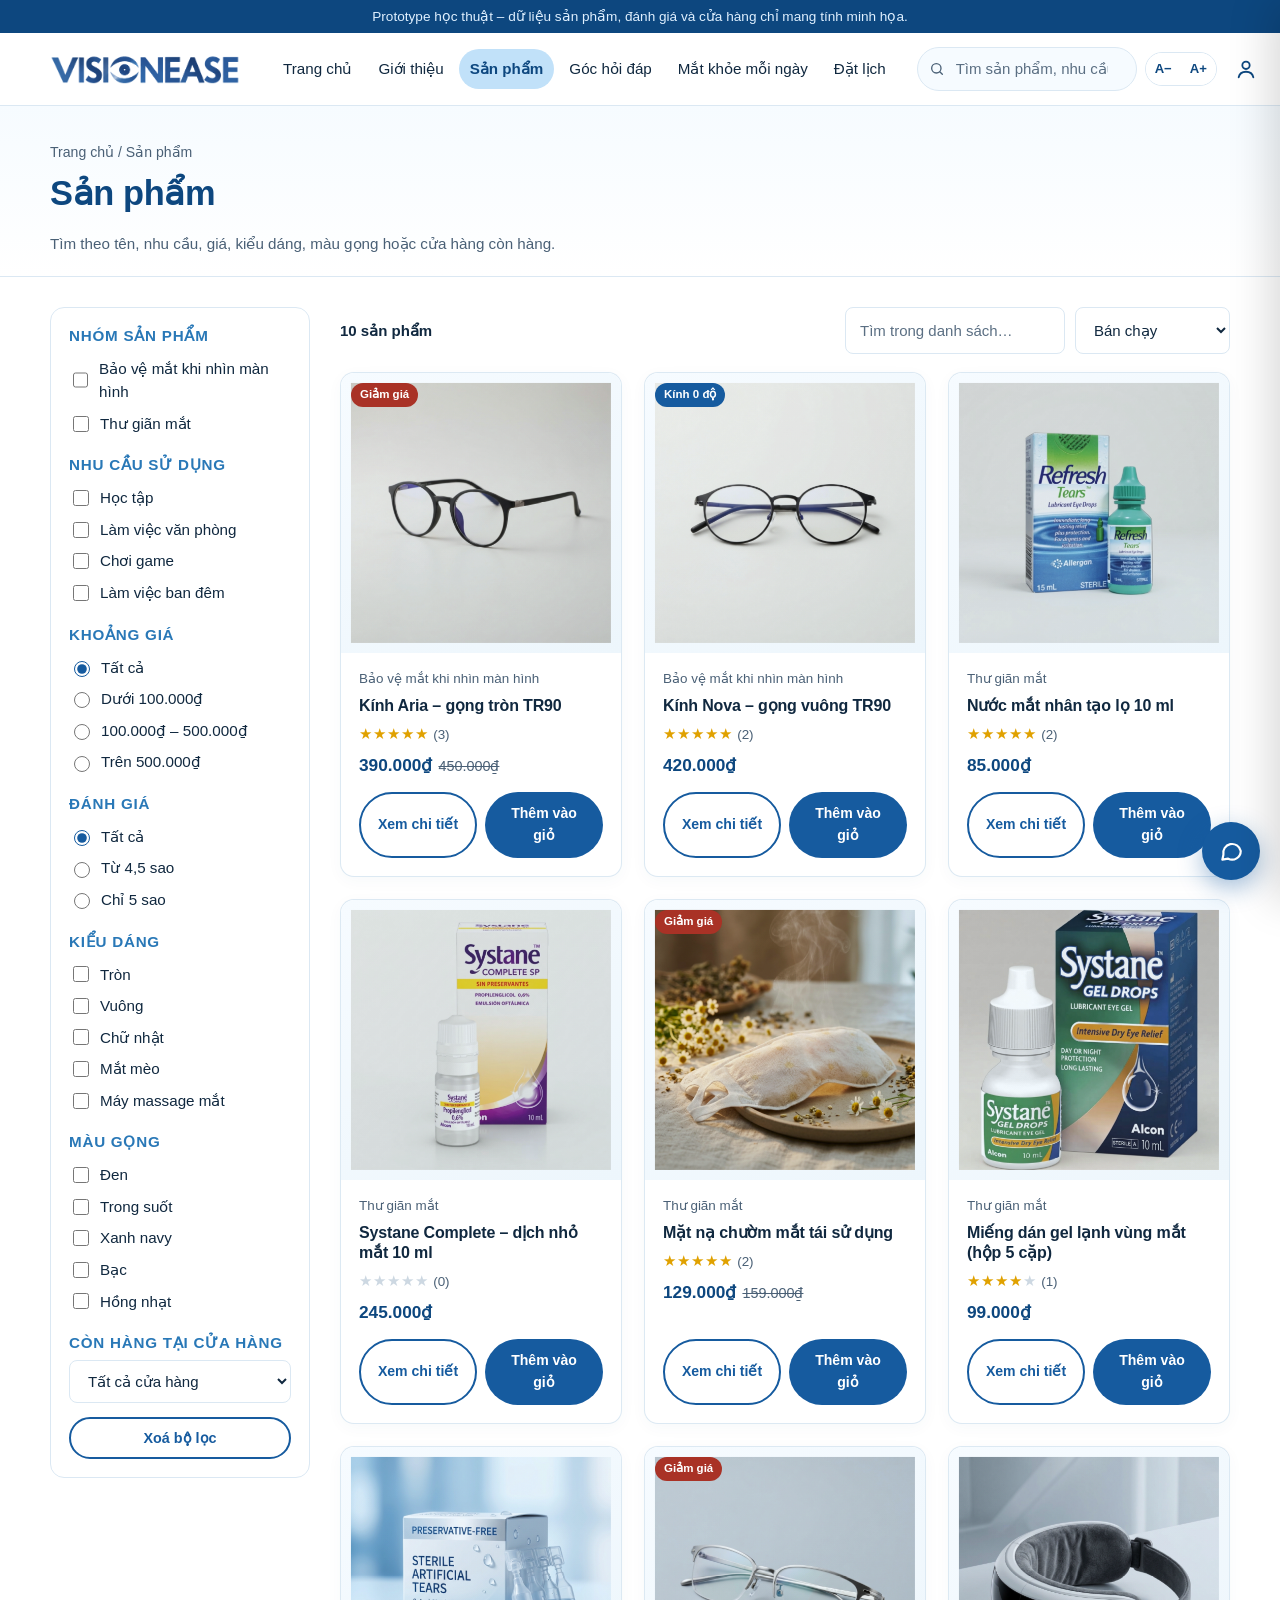
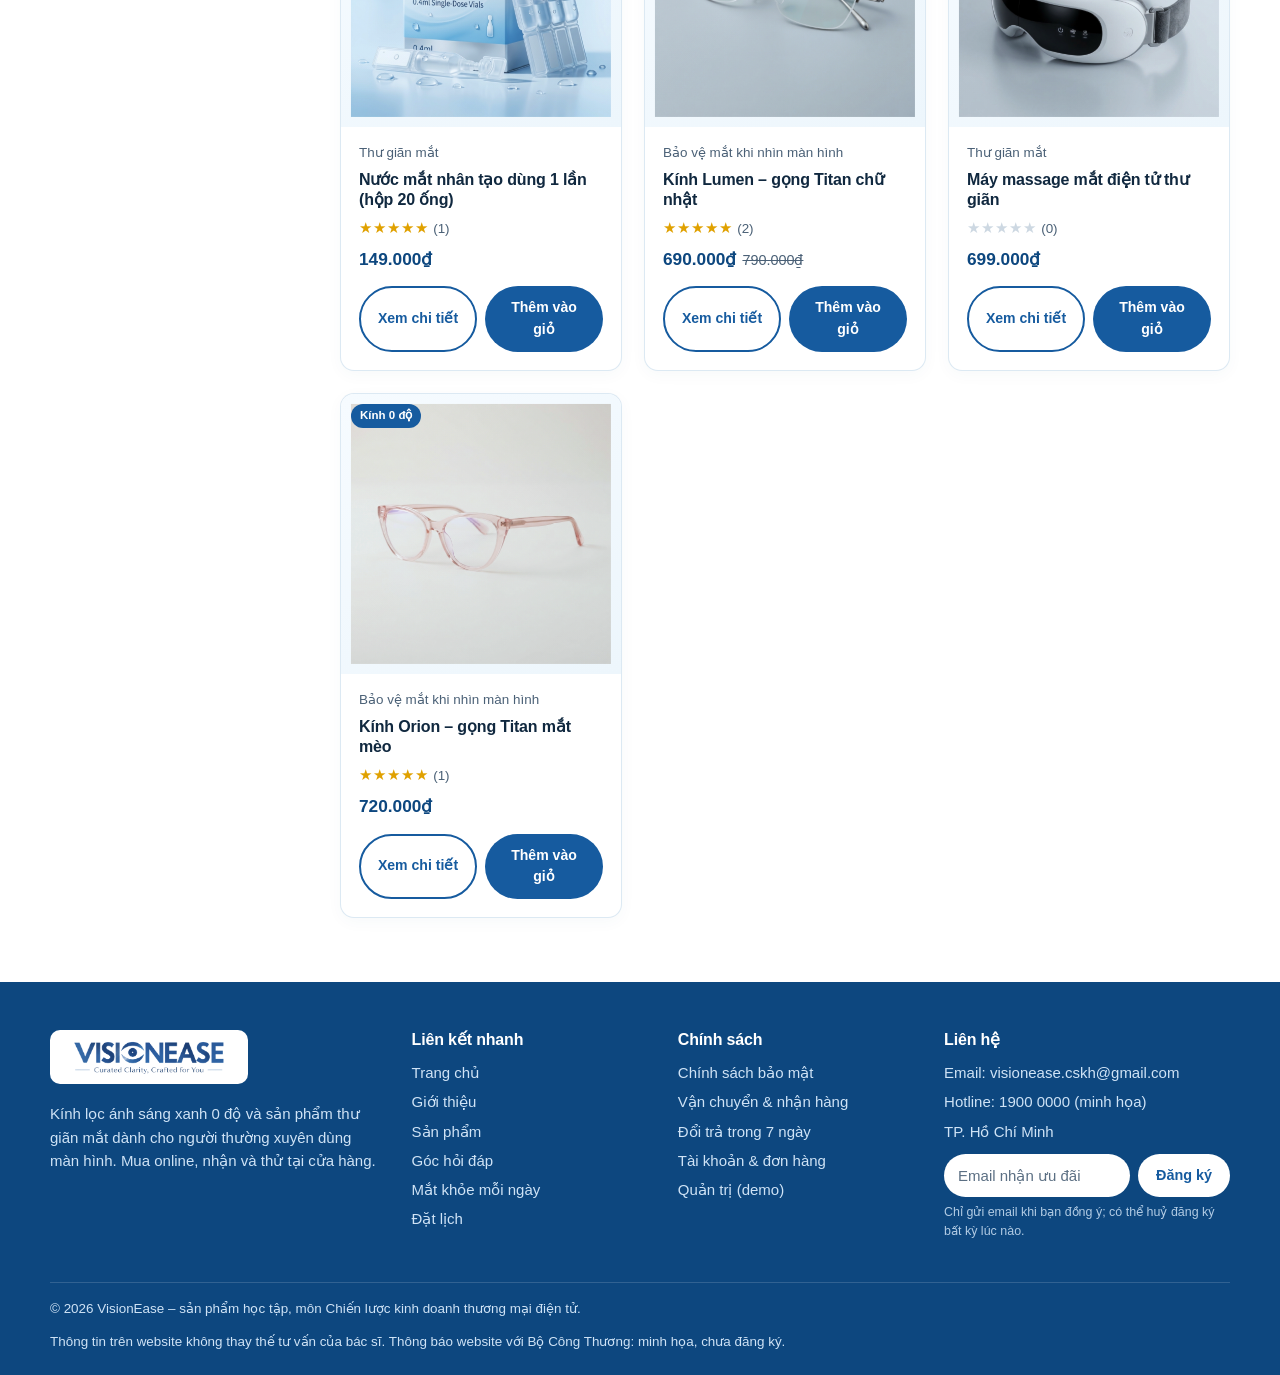
<file: san-pham.html>
<!DOCTYPE html>
<html lang="vi">
<head>
<meta charset="UTF-8">
<meta name="viewport" content="width=device-width, initial-scale=1">
<title>Sản phẩm – VisionEase</title>
<meta name="description" content="Danh sách sản phẩm VisionEase">
<link rel="icon" href="assets/icons/favicon.svg" type="image/svg+xml">
<link rel="stylesheet" href="css/style.css">
</head>
<body data-page="products">
<main id="main">
<section class="page-head"><div class="container"><div class="breadcrumb"><a href="index.html">Trang chủ</a> / Sản phẩm</div><h1 style="font-size:clamp(1.7rem,3vw,2.3rem)">Sản phẩm</h1><p style="color:var(--muted);max-width:640px;margin:0">Tìm theo tên, nhu cầu, giá, kiểu dáng, màu gọng hoặc cửa hàng còn hàng.</p></div></section>
<div class="container shop"><aside class="filters" id="filters" aria-label="Bộ lọc"></aside>
<section><div class="toolbar"><div><button class="btn btn--ghost btn--sm filter-toggle" id="filterToggle" aria-expanded="false" aria-controls="filters">Bộ lọc</button> <strong id="count"></strong></div>
  <div style="display:flex;gap:10px;flex-wrap:wrap"><label class="sr-only" for="pageSearch">Tìm trong danh sách</label><input class="input" id="pageSearch" type="search" placeholder="Tìm trong danh sách…" style="width:220px">
  <label class="sr-only" for="sort">Sắp xếp</label><select class="select" id="sort" style="width:auto"><option value="pop">Bán chạy</option><option value="new">Mới nhất</option><option value="asc">Giá thấp → cao</option><option value="desc">Giá cao → thấp</option></select></div></div>
<div class="grid grid--3" id="productGrid"></div></section></div>
</main>
<script src="js/data.js"></script>
<script src="js/ui.js"></script>
<script src="js/cart.js"></script>
<script src="js/products.js"></script>
<script src="js/support.js"></script>
<script src="js/main.js"></script>
</body>
</html>
</file>
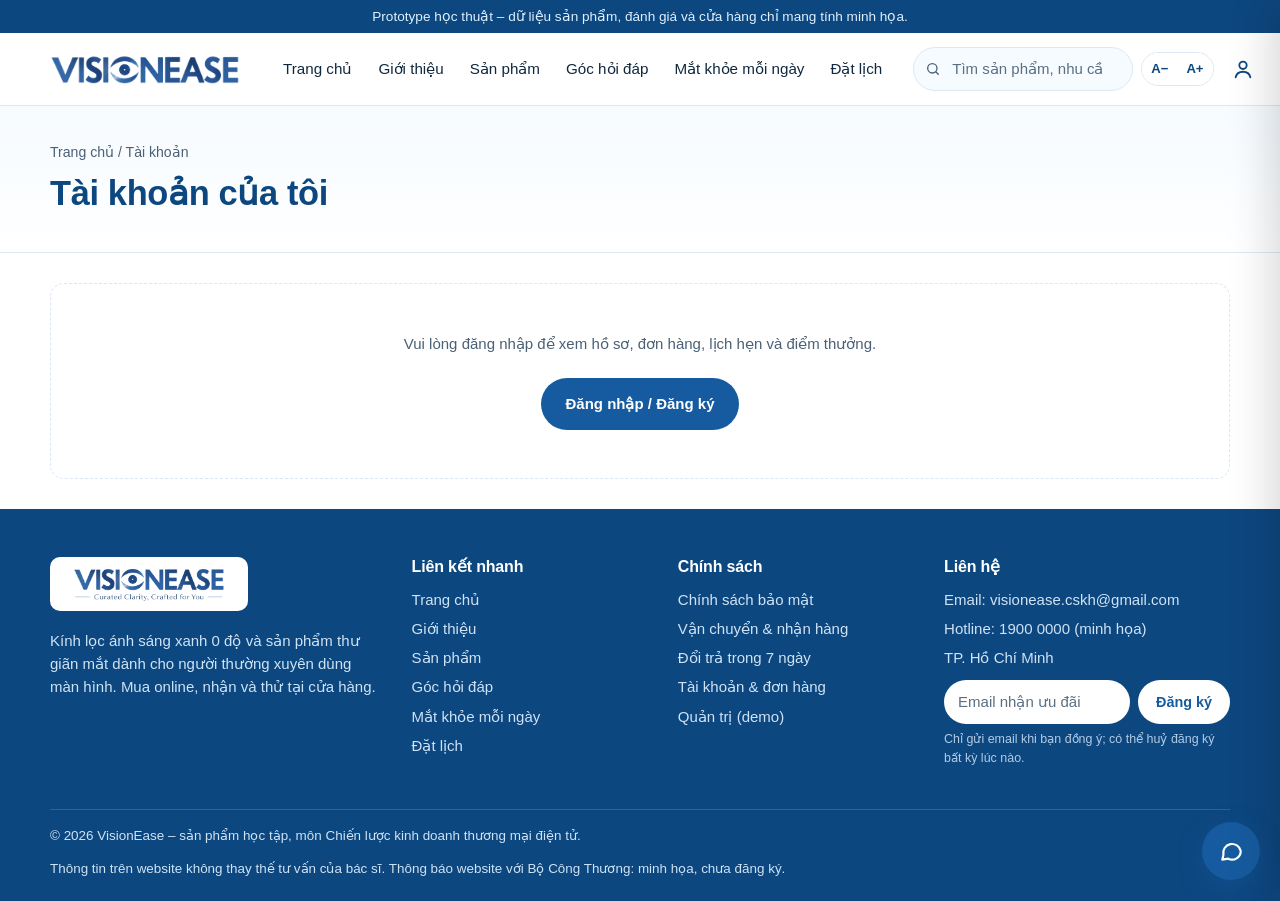
<file: tai-khoan.html>
<!DOCTYPE html>
<html lang="vi">
<head>
<meta charset="UTF-8">
<meta name="viewport" content="width=device-width, initial-scale=1">
<title>Tài khoản – VisionEase</title>
<meta name="description" content="Tài khoản VisionEase">
<link rel="icon" href="assets/icons/favicon.svg" type="image/svg+xml">
<link rel="stylesheet" href="css/style.css">
</head>
<body data-page="account">
<main id="main">
<section class="page-head"><div class="container"><div class="breadcrumb"><a href="index.html">Trang chủ</a> / Tài khoản</div><h1 style="font-size:clamp(1.7rem,3vw,2.3rem)">Tài khoản của tôi</h1></div></section><div class="container" id="accWrap"></div>
</main>
<script src="js/data.js"></script>
<script src="js/ui.js"></script>
<script src="js/cart.js"></script>
<script src="js/products.js"></script>
<script src="js/support.js"></script>
<script src="js/main.js"></script>
</body>
</html>
</file>
<file: css/style.css>
/* ===== VisionEase prototype – style.css ===== */
:root{
  --primary:#165B9F; --primary-dark:#0D477F; --primary-mid:#2978B7;
  --tint:#C1E1F9; --bg:#F6FBFF; --accent:#83E2E9;
  --ink:#10283f; --muted:#4a6076; --line:#dbe8f3; --white:#fff;
  --danger:#a93226; --ok:#156b45; --warn:#8a5a0b;
  --radius:14px; --radius-sm:8px; --shadow:0 6px 24px rgba(13,71,127,.10);
  --container:1180px; --header-h:72px;
  --font:"Segoe UI","Be Vietnam Pro",Roboto,"Helvetica Neue",Arial,sans-serif;
}
*,*::before,*::after{box-sizing:border-box}
html{scroll-behavior:smooth}
body{margin:0;font-family:var(--font);color:var(--ink);background:var(--white);line-height:1.55;font-size:15px;-webkit-font-smoothing:antialiased}
img{max-width:100%;display:block}
a{color:var(--primary);text-decoration:none}
a:hover{color:var(--primary-dark)}
h1,h2,h3,h4{line-height:1.25;margin:0 0 .5em;color:var(--primary-dark);letter-spacing:-.01em}
h1{font-size:clamp(1.75rem,3.6vw,2.55rem)} h2{font-size:clamp(1.35rem,2.6vw,1.85rem)} h3{font-size:1.08rem}
p{margin:0 0 1em}
ul{margin:0;padding:0;list-style:none}
button,input,select,textarea{font:inherit;color:inherit}
.container{width:min(var(--container),100% - 40px);margin-inline:auto}
.section{padding:64px 0}
.section--tint{background:var(--bg)}
.section__head{display:flex;justify-content:space-between;align-items:end;gap:16px;margin-bottom:28px;flex-wrap:wrap}
.section__head p{color:var(--muted);margin:0;max-width:560px}
.eyebrow{display:inline-block;font-size:.8rem;font-weight:700;letter-spacing:.08em;text-transform:uppercase;color:var(--primary-mid);margin-bottom:8px}
.sr-only{position:absolute;width:1px;height:1px;overflow:hidden;clip:rect(0 0 0 0);white-space:nowrap}
:focus-visible{outline:3px solid var(--accent);outline-offset:2px}

/* Buttons */
.btn{display:inline-flex;align-items:center;justify-content:center;gap:8px;padding:12px 22px;border-radius:999px;border:2px solid transparent;font-weight:600;cursor:pointer;background:var(--primary);color:#fff;transition:background .2s,transform .15s,box-shadow .2s;text-align:center}
.btn:hover{background:var(--primary-dark);color:#fff;transform:translateY(-1px);box-shadow:0 6px 16px rgba(22,91,159,.25)}
.btn--ghost{background:transparent;color:var(--primary);border-color:var(--primary)}
.btn--ghost:hover{background:var(--primary);color:#fff}
.btn--light{background:#fff;color:var(--primary)} .btn--light:hover{background:var(--tint);color:var(--primary-dark)}
.btn--sm{padding:8px 16px;font-size:.9rem}
.btn--block{width:100%}
.btn[disabled]{opacity:.5;cursor:not-allowed;transform:none;box-shadow:none}
.link-btn{background:none;border:0;color:var(--primary);cursor:pointer;padding:0;font-weight:600}
.link-btn:hover{text-decoration:underline}

/* Notice bar */
.notice{background:var(--primary-dark);color:#dff0ff;font-size:.85rem;text-align:center;padding:6px 16px}

/* Header */
.site-header{position:sticky;top:0;z-index:50;background:rgba(255,255,255,.96);backdrop-filter:blur(8px);border-bottom:1px solid var(--line)}
.header__inner{display:flex;align-items:center;gap:20px;min-height:var(--header-h)}
.brand{flex:0 0 auto;display:inline-flex;align-items:center;line-height:0}
.brand img{height:30px;width:190px;max-width:none;object-fit:contain;object-position:left center}
.nav{display:flex;gap:4px;margin-left:12px}
.nav a{white-space:nowrap;padding:8px 11px;border-radius:999px;color:var(--ink);font-weight:500;font-size:.95rem}
.nav a:hover{background:var(--bg);color:var(--primary)}
.nav a[aria-current="page"]{background:var(--tint);color:var(--primary-dark);font-weight:600}
.header__tools{margin-left:auto;display:flex;align-items:center;gap:8px}
.search-box{position:relative}
.search-box input{width:220px;padding:9px 14px 9px 38px;border:1.5px solid var(--line);border-radius:999px;background:var(--bg);transition:border-color .2s,width .2s}
.search-box input:focus{border-color:var(--primary);outline:none;width:260px;background:#fff;box-shadow:0 0 0 3px rgba(41,120,183,.15)}
.search-box svg{position:absolute;left:12px;top:50%;transform:translateY(-50%);width:16px;height:16px;color:var(--muted)}
.suggest{position:absolute;top:calc(100% + 6px);left:0;right:0;background:#fff;border:1px solid var(--line);border-radius:var(--radius-sm);box-shadow:var(--shadow);overflow:hidden;display:none;min-width:260px}
.suggest.open{display:block}
.suggest a{display:flex;gap:10px;align-items:center;padding:8px 12px;color:var(--ink);font-size:.92rem}
.suggest a:hover{background:var(--bg)}
.suggest img{width:36px;height:36px;border-radius:6px}
.icon-btn{position:relative;width:42px;height:42px;display:grid;place-items:center;border-radius:50%;border:0;background:transparent;cursor:pointer;color:var(--primary-dark)}
.icon-btn:hover{background:var(--bg)}
.icon-btn svg{width:22px;height:22px}
.badge{position:absolute;top:2px;right:0;min-width:18px;height:18px;padding:0 5px;border-radius:9px;background:var(--primary);color:#fff;font-size:.7rem;display:grid;place-items:center;font-weight:700}
.menu-toggle{display:none}

/* Hero */
.hero{background:radial-gradient(1200px 500px at 85% 10%,var(--tint),transparent 60%),linear-gradient(180deg,var(--bg),#fff);overflow:hidden}
.hero__inner{display:grid;grid-template-columns:1.05fr .95fr;gap:40px;align-items:center;padding:56px 0 64px}
.hero p.lead{font-size:1.1rem;color:var(--muted);max-width:520px}
.hero__cta{display:flex;gap:12px;flex-wrap:wrap;margin-top:22px}
.hero__stats{display:flex;gap:28px;margin-top:30px;flex-wrap:wrap}
.hero__stats strong{display:block;font-size:1.5rem;color:var(--primary-dark)}
.hero__stats span{color:var(--muted);font-size:.9rem}
.slider{position:relative;border-radius:24px;overflow:hidden;box-shadow:var(--shadow);background:var(--tint);aspect-ratio:1/1;max-width:520px;margin-left:auto;width:100%}
.slide{position:absolute;inset:0;opacity:0;transition:opacity .6s;display:flex;flex-direction:column;justify-content:flex-end}
.slide.active{opacity:1}
.slide img{position:absolute;inset:0;width:100%;height:100%;object-fit:cover}
.slide__cap{position:relative;margin:16px;padding:12px 16px;background:rgba(255,255,255,.92);border-radius:var(--radius-sm);font-weight:600;color:var(--primary-dark);display:flex;justify-content:space-between;gap:12px;align-items:center}
.slider__dots{position:absolute;top:14px;left:0;right:0;display:flex;justify-content:center;gap:6px;z-index:2}
.slider__dots button{width:9px;height:9px;border-radius:50%;border:0;background:rgba(255,255,255,.7);cursor:pointer;padding:0}
.slider__dots button.active{background:var(--primary);width:24px;border-radius:6px}

/* Cards / grid */
.grid{display:grid;gap:22px}
.grid--4{grid-template-columns:repeat(4,1fr)} .grid--3{grid-template-columns:repeat(3,1fr)} .grid--2{grid-template-columns:repeat(2,1fr)}
.card{background:#fff;border:1px solid var(--line);border-radius:var(--radius);overflow:hidden;transition:box-shadow .2s,transform .2s,border-color .2s}
.card:hover{box-shadow:var(--shadow);transform:translateY(-3px);border-color:var(--tint)}
.cat-card{padding:26px;display:flex;flex-direction:column;gap:8px;height:100%;background:linear-gradient(160deg,#fff,var(--bg))}
.cat-card .ico{width:48px;height:48px;border-radius:12px;background:var(--tint);display:grid;place-items:center;color:var(--primary)}
.cat-card .ico svg{width:26px;height:26px}
.cat-card p{color:var(--muted);margin:0;flex:1}
.product-card{display:flex;flex-direction:column;height:100%}
.product-card__img{position:relative;aspect-ratio:1/1;background:var(--bg)}
.product-card__img img{width:100%;height:100%;object-fit:contain;object-position:center;mix-blend-mode:multiply;padding:10px}
.tag{position:absolute;top:10px;left:10px;background:var(--primary);color:#fff;font-size:.72rem;font-weight:700;padding:3px 9px;border-radius:999px}
.tag--sale{background:var(--danger)}
.product-card__body{padding:14px 16px 16px;display:flex;flex-direction:column;gap:6px;flex:1}
.product-card__body h3{font-size:1rem;margin:0;min-height:2.5em;color:var(--ink)}
.product-card__body h3 a{color:inherit}
.meta{font-size:.84rem;color:var(--muted)}
.price{font-weight:700;color:var(--primary-dark);font-size:1.08rem}
.price del{font-weight:400;color:var(--muted);font-size:.9rem;margin-left:6px}
.stars{color:#e0a100;letter-spacing:1px;font-size:.95rem}
.stars .off{color:#cdd8e2}
.product-card__foot{margin-top:auto;display:flex;gap:8px;padding-top:8px}
.product-card__foot .btn{flex:1;padding:9px 12px;font-size:.88rem}
.chips{display:flex;flex-wrap:wrap;gap:8px}
.chip{padding:6px 14px;border:1.5px solid var(--line);border-radius:999px;background:#fff;cursor:pointer;font-size:.9rem;color:var(--ink)}
.chip:hover{border-color:var(--primary-mid)}
.chip.active,.chip[aria-pressed="true"]{background:var(--primary);border-color:var(--primary);color:#fff}

/* Banner CTA */
.cta{background:linear-gradient(120deg,var(--primary-dark),var(--primary-mid));color:#fff;border-radius:24px;padding:44px;display:grid;grid-template-columns:1.4fr 1fr;gap:28px;align-items:center}
.cta h2{color:#fff} .cta p{color:#dcefff;margin:0}
.cta__actions{display:flex;gap:12px;flex-wrap:wrap;justify-content:flex-end}

/* Steps */
.steps{counter-reset:s}
.step{display:flex;gap:14px;padding:16px 0;border-bottom:1px dashed var(--line)}
.step::before{counter-increment:s;content:counter(s);flex:0 0 34px;height:34px;border-radius:50%;background:var(--tint);color:var(--primary-dark);display:grid;place-items:center;font-weight:700}

/* Page head */
.page-head{background:linear-gradient(180deg,var(--bg),#fff);padding:36px 0 20px;border-bottom:1px solid var(--line)}
.breadcrumb{font-size:.88rem;color:var(--muted);margin-bottom:8px}
.breadcrumb a{color:var(--muted)} .breadcrumb a:hover{color:var(--primary)}

/* Shop layout */
.shop{display:grid;grid-template-columns:260px 1fr;gap:30px;padding:30px 0 64px;align-items:start}
.filters{position:sticky;top:calc(var(--header-h) + 16px);border:1px solid var(--line);border-radius:var(--radius);padding:18px;background:#fff}
.filters h3{font-size:.95rem;margin:16px 0 8px;text-transform:uppercase;letter-spacing:.05em;color:var(--primary-mid)}
.filters h3:first-child{margin-top:0}
.check{display:flex;align-items:center;gap:8px;padding:4px 0;cursor:pointer;font-size:.95rem}
.check input{accent-color:var(--primary);width:16px;height:16px}
.toolbar{display:flex;justify-content:space-between;align-items:center;gap:12px;margin-bottom:18px;flex-wrap:wrap}
.field{display:flex;flex-direction:column;gap:6px;margin-bottom:14px}
.field--row{flex-direction:row;gap:8px;margin-bottom:10px}
.field--row .input{min-width:0}
.field--row .btn{white-space:nowrap}
.field label{font-weight:600;font-size:.92rem}
.input,.select,.textarea{width:100%;padding:11px 14px;border:1.5px solid var(--line);border-radius:var(--radius-sm);background:#fff;transition:border-color .2s,box-shadow .2s}
.input:focus,.select:focus,.textarea:focus{outline:none;border-color:var(--primary);box-shadow:0 0 0 3px rgba(41,120,183,.18)}
.textarea{min-height:110px;resize:vertical}
.err{color:var(--danger);font-size:.84rem;min-height:1.1em}
.empty{padding:48px 16px;text-align:center;color:var(--muted);border:1.5px dashed var(--line);border-radius:var(--radius)}
.filter-toggle{display:none}

/* Product detail */
.pd{display:grid;grid-template-columns:1fr 1fr;gap:44px;padding:30px 0 40px}
.pd__main{border-radius:var(--radius);overflow:hidden;border:1px solid var(--line);background:var(--bg);aspect-ratio:1/1}
.pd__main img{width:100%;height:100%;object-fit:contain;object-position:center;padding:14px}
.pd__thumbs{display:flex;gap:10px;margin-top:12px}
.pd__thumbs button{width:72px;height:72px;border:2px solid var(--line);border-radius:10px;overflow:hidden;padding:0;cursor:pointer;background:var(--bg)}
.pd__thumbs button.active{border-color:var(--primary)}
.pd__thumbs img{width:100%;height:100%;object-fit:contain;padding:5px}
.pd__price{font-size:1.7rem;font-weight:800;color:var(--primary-dark);margin:6px 0 14px}
.pd__price del{font-size:1rem;font-weight:400;color:var(--muted);margin-left:8px}
.swatches{display:flex;gap:10px;flex-wrap:wrap}
.swatch{display:flex;align-items:center;gap:8px;padding:6px 14px 6px 8px;border:1.5px solid var(--line);border-radius:999px;background:#fff;cursor:pointer;font-size:.9rem}
.swatch i{width:20px;height:20px;border-radius:50%;border:1px solid rgba(0,0,0,.15)}
.swatch[aria-pressed="true"]{border-color:var(--primary);background:var(--bg);font-weight:600}
.qty{align-self:flex-start;display:inline-flex;align-items:center;border:1.5px solid var(--line);border-radius:999px;overflow:hidden}
.qty button{width:38px;height:38px;border:0;background:transparent;cursor:pointer;font-size:1.2rem;color:var(--primary-dark)}
.qty button:hover{background:var(--bg)}
.qty input{width:44px;text-align:center;border:0;background:transparent;font-weight:600}
.pd__actions{display:flex;gap:12px;flex-wrap:wrap;margin:18px 0}
.facts{border:1px solid var(--line);border-radius:var(--radius);overflow:hidden}
.facts div{display:grid;grid-template-columns:150px 1fr;gap:12px;padding:10px 14px;border-bottom:1px solid var(--line);font-size:.93rem}
.facts div:last-child{border:0} .facts dt{color:var(--muted)} .facts dd{margin:0}
.stock-list li{display:flex;justify-content:space-between;gap:10px;padding:8px 0;border-bottom:1px dashed var(--line);font-size:.93rem}
.product-stock-summary{display:flex;align-items:center;justify-content:space-between;gap:12px;margin:14px 0;padding:12px 14px;border-radius:var(--radius-sm);background:#e1f6ec;color:var(--ok);border:1px solid #bce8d0;font-size:.92rem}
.product-stock-summary.out-of-stock{background:#fde8e6;color:var(--danger);border-color:#f4c5c1}
.product-stock-summary span{color:inherit}
.pill{padding:2px 10px;border-radius:999px;font-size:.78rem;font-weight:700}
.pill--ok{background:#e1f6ec;color:var(--ok)} .pill--low{background:#fff4dc;color:var(--warn)} .pill--out{background:#fde8e6;color:var(--danger)}
.tabs{display:flex;gap:6px;border-bottom:2px solid var(--line);margin-bottom:22px;overflow-x:auto}
.tabs button{background:none;border:0;padding:12px 18px;font-weight:600;color:var(--muted);cursor:pointer;border-bottom:3px solid transparent;margin-bottom:-2px;white-space:nowrap}
.tabs button[aria-selected="true"]{color:var(--primary-dark);border-color:var(--primary)}
.tab-panel[hidden]{display:none}
.review{padding:16px 0;border-bottom:1px solid var(--line)}
.review__head{display:flex;gap:10px;align-items:center;flex-wrap:wrap}
.avatar{width:38px;height:38px;border-radius:50%;background:var(--tint);color:var(--primary-dark);display:grid;place-items:center;font-weight:700}
.verified{font-size:.78rem;color:var(--ok);font-weight:600}
.rating-sum{display:flex;gap:24px;align-items:center;flex-wrap:wrap;margin-bottom:16px}
.rating-sum strong{font-size:2.4rem;color:var(--primary-dark)}
.star-input{display:flex;gap:4px}
.star-input button{background:none;border:0;font-size:1.7rem;color:#cdd8e2;cursor:pointer;padding:0}
.star-input button.on{color:#e0a100}

/* Q&A */
.qa-layout{display:grid;grid-template-columns:1fr 360px;gap:32px;padding:30px 0 64px;align-items:start}
.qa-ask{grid-column:2;grid-row:1;position:sticky;top:88px;border-top:4px solid var(--primary)}
.qa-layout>section{grid-column:1;grid-row:1}
.required{color:var(--danger);font-weight:800}
.qa-item{border:1px solid var(--line);border-radius:var(--radius);padding:18px 20px;margin-bottom:16px;background:#fff}
.qa-item h3{font-size:1.05rem;color:var(--ink)}
.qa-meta{font-size:.84rem;color:var(--muted);margin-bottom:10px}
.answer{border-left:4px solid var(--tint);background:var(--bg);padding:10px 14px;border-radius:0 var(--radius-sm) var(--radius-sm) 0;margin-top:10px}
.answer .role{display:inline-block;font-size:.76rem;font-weight:700;padding:2px 9px;border-radius:999px;background:var(--primary);color:#fff;margin-bottom:4px}
.answer .role--bs{background:#0d7a86}.answer .role--ds{background:#6a4cc0}.answer .role--cskh{background:#c9761c}
.vote{display:flex;gap:10px;align-items:center;margin-top:12px;font-size:.9rem;color:var(--muted);flex-wrap:wrap}
.ticket{margin-top:12px;border:1.5px dashed var(--primary-mid);border-radius:var(--radius-sm);padding:12px 14px;background:#fff;font-size:.92rem}
.aside-box{border:1px solid var(--line);border-radius:var(--radius);padding:20px;background:var(--bg);position:sticky;top:calc(var(--header-h) + 16px)}
.disclaimer{font-size:.84rem;color:var(--muted);background:#fff8e6;border:1px solid #f1deb0;border-radius:var(--radius-sm);padding:10px 12px}

/* Blog */
.post-card{display:flex;flex-direction:column;height:100%}
.post-card__cover{aspect-ratio:16/9;background:var(--bg);overflow:hidden}
.post-card__cover img{width:100%;height:100%;object-fit:cover}
.expert-card img{width:100%;aspect-ratio:4/3;object-fit:cover}
.expert-card div{padding:18px}
.post-card__body{padding:18px;display:flex;flex-direction:column;gap:8px;flex:1}
.post-card__body p{color:var(--muted);margin:0;flex:1}
.article{max-width:720px}
.article p{font-size:1.05rem}
.related-strip{display:flex;gap:10px;flex-wrap:wrap;margin-top:10px}

/* Booking */
.book{display:grid;grid-template-columns:1fr 1fr;gap:32px;padding:30px 0 64px;align-items:start}
.panel{border:1px solid var(--line);border-radius:var(--radius);padding:22px;background:#fff}
.slots{display:grid;grid-template-columns:repeat(4,1fr);gap:8px}
.slot{padding:9px 0;border:1.5px solid var(--line);border-radius:var(--radius-sm);background:#fff;cursor:pointer;font-weight:600;font-size:.9rem}
.slot:hover:not([disabled]){border-color:var(--primary-mid)}
.slot[aria-pressed="true"]{background:var(--primary);color:#fff;border-color:var(--primary)}
.slot[disabled]{background:#f1f4f7;color:#a5b2be;cursor:not-allowed;text-decoration:line-through}
.map{border:0;width:100%;height:300px;border-radius:var(--radius);background:var(--bg)}
.appt{display:flex;justify-content:space-between;gap:12px;align-items:center;padding:12px 0;border-bottom:1px dashed var(--line);flex-wrap:wrap}

/* Account */
.acc{display:grid;grid-template-columns:240px 1fr;gap:30px;padding:30px 0 64px;align-items:start}
.acc nav{display:flex;flex-direction:column;gap:4px;border:1px solid var(--line);border-radius:var(--radius);padding:10px}
.acc nav button{text-align:left;background:none;border:0;padding:10px 14px;border-radius:var(--radius-sm);cursor:pointer;font-weight:500}
.acc nav button[aria-selected="true"]{background:var(--tint);color:var(--primary-dark);font-weight:700}
.progress{display:flex;gap:4px;margin:10px 0 4px}
.progress i{flex:1;height:6px;border-radius:3px;background:var(--line)} .progress i.done{background:var(--primary)}
.order-tracking-summary{background:var(--surface-2)}
.order-track{display:grid;grid-template-columns:repeat(4,minmax(0,1fr));gap:10px;list-style:none;padding:0;margin:14px 0}
.order-track li{position:relative;display:flex;align-items:flex-start;gap:7px;color:var(--muted);font-size:.86rem}
.order-track li>span{display:grid;place-items:center;flex:none;width:26px;height:26px;border-radius:50%;border:1px solid var(--line);background:white;font-weight:800}
.order-track li.done>span{border-color:var(--primary);background:var(--primary);color:white}
.order-track li strong,.order-track li small{display:block}
.order-track li small{margin-top:2px;font-size:.78rem}
@media(max-width:760px){.order-track{grid-template-columns:repeat(2,minmax(0,1fr))}.order-track li{padding-bottom:5px}}
.table-wrap{overflow-x:auto}
table.tbl{width:100%;border-collapse:collapse;font-size:.93rem}
.tbl th,.tbl td{padding:10px 12px;border-bottom:1px solid var(--line);text-align:left}
.tbl th{background:var(--bg);color:var(--primary-dark)}

/* Info pages */
.info-grid{display:grid;grid-template-columns:repeat(3,1fr);gap:20px}
.kv{padding:22px;border-radius:var(--radius);background:var(--bg);border:1px solid var(--line)}
.kv h3{margin-bottom:6px}
.policy details{border:1px solid var(--line);border-radius:var(--radius-sm);padding:14px 18px;margin-bottom:10px;background:#fff}
.policy summary{cursor:pointer;font-weight:700;color:var(--primary-dark)}
.policy details[open]{background:var(--bg)}
.banner-img{border-radius:var(--radius);overflow:hidden;box-shadow:var(--shadow)}

/* Footer */
.site-footer{background:var(--primary-dark);color:#cfe3f6;padding:48px 0 22px;margin-top:0}
.footer__grid{display:grid;grid-template-columns:1.4fr 1fr 1fr 1.2fr;gap:28px}
.site-footer h4{color:#fff;font-size:1rem}
.site-footer a{color:#cfe3f6} .site-footer a:hover{color:#fff}
.site-footer li{padding:3px 0}
.footer__logo{background:#fff;border-radius:10px;padding:10px 14px;display:inline-block;margin-bottom:12px}
.footer__logo img{height:34px;width:170px;object-fit:contain}
.footer__bottom{border-top:1px solid rgba(255,255,255,.15);margin-top:28px;padding-top:16px;font-size:.84rem;display:flex;justify-content:space-between;gap:12px;flex-wrap:wrap}
.news-form{display:flex;gap:8px;margin-top:8px}
.news-form input{flex:1;min-width:0;padding:10px 14px;border-radius:999px;border:0}
.news-note{font-size:.78rem;margin-top:6px;opacity:.85}

/* Drawer / modal */
.overlay{position:fixed;inset:0;background:rgba(9,32,56,.5);opacity:0;pointer-events:none;transition:opacity .25s;z-index:80}
.overlay.open{opacity:1;pointer-events:auto}
.drawer{position:fixed;top:0;right:0;height:100%;width:min(420px,100%);background:#fff;z-index:90;transform:translateX(100%);transition:transform .3s;display:flex;flex-direction:column;box-shadow:-10px 0 40px rgba(0,0,0,.15)}
.drawer.open{transform:none}
.drawer__head,.drawer__foot{padding:16px 20px;border-bottom:1px solid var(--line)}
.drawer__foot{border-top:1px solid var(--line);border-bottom:0}
.drawer__body{flex:1;overflow-y:auto;padding:8px 20px}
.cart-item{display:grid;grid-template-columns:70px 1fr auto;gap:12px;padding:14px 0;border-bottom:1px solid var(--line);align-items:center}
.cart-item img{width:70px;height:70px;border-radius:10px;background:var(--bg)}
.cart-item h4{font-size:.95rem;margin:0 0 2px;color:var(--ink)}
.row{display:flex;justify-content:space-between;gap:10px;padding:3px 0}
.row--total{font-weight:800;font-size:1.1rem;color:var(--primary-dark);border-top:1px solid var(--line);margin-top:6px;padding-top:10px}
.modal{position:fixed;inset:0;display:grid;place-items:center;z-index:100;padding:16px;visibility:hidden;opacity:0;background:rgba(13,43,74,0);transition:opacity .22s,visibility .22s,background .22s}
.modal.open{visibility:visible;opacity:1;background:rgba(13,43,74,.5)}
.modal__box{background:#fff;border-radius:18px;width:min(560px,100%);max-height:92vh;overflow-y:auto;padding:26px;box-shadow:0 20px 60px rgba(0,0,0,.25);position:relative}
.modal__box--wide{width:min(760px,100%)}
.modal__close{position:absolute;top:12px;right:12px}
.radio-card{display:flex;gap:10px;align-items:flex-start;padding:12px 14px;border:1.5px solid var(--line);border-radius:var(--radius-sm);margin-bottom:8px;cursor:pointer}
.radio-card:has(input:checked){border-color:var(--primary);background:var(--bg)}
.radio-card input{margin-top:5px;accent-color:var(--primary)}
.toast-wrap{position:fixed;left:50%;bottom:24px;transform:translateX(-50%);z-index:200;display:flex;flex-direction:column;gap:8px;align-items:center}
.toast{background:var(--primary-dark);color:#fff;padding:11px 20px;border-radius:999px;box-shadow:var(--shadow);font-size:.92rem;max-width:min(92vw,520px);animation:toastIn .28s ease-out both}
.toast--err,.toast--error{background:var(--danger)}
@keyframes toastIn{from{opacity:0;transform:translateY(24px)}to{opacity:1;transform:none}}
@keyframes toastOut{to{opacity:0;transform:translateY(24px)}}

/* Chat widget */
.chat-fab{position:fixed;right:20px;bottom:20px;z-index:70;width:58px;height:58px;border-radius:50%;border:0;background:var(--primary);color:#fff;cursor:pointer;box-shadow:0 8px 24px rgba(22,91,159,.4);display:grid;place-items:center}
.chat-fab:hover{background:var(--primary-dark)} .chat-fab svg{width:26px;height:26px}
.chat{position:fixed;right:20px;bottom:90px;width:min(370px,calc(100% - 24px));height:min(520px,calc(100vh - 120px));background:#fff;border-radius:18px;box-shadow:0 16px 50px rgba(0,0,0,.25);z-index:75;display:none;flex-direction:column;overflow:hidden}
.chat.open{display:flex}
.chat__head{background:var(--primary);color:#fff;padding:14px 16px;display:flex;justify-content:space-between;align-items:center}
.chat__head small{display:block;opacity:.85}
.chat__body{flex:1;overflow-y:auto;padding:14px;background:var(--bg);display:flex;flex-direction:column;gap:10px}
.msg{max-width:86%;padding:9px 13px;border-radius:14px;font-size:.93rem;line-height:1.5}
.msg--bot{background:#fff;border:1px solid var(--line);align-self:flex-start;border-bottom-left-radius:4px}
.msg--me{background:var(--primary);color:#fff;align-self:flex-end;border-bottom-right-radius:4px}
.msg a{font-weight:600}
.quick{display:flex;flex-wrap:wrap;gap:6px;padding:8px 12px;border-top:1px solid var(--line);background:#fff}
.quick button{border:1px solid var(--line);background:var(--bg);border-radius:999px;padding:5px 11px;font-size:.8rem;cursor:pointer}
.quick button:hover{border-color:var(--primary)}
.chat__form{display:flex;gap:8px;padding:10px;border-top:1px solid var(--line);background:#fff}
.chat__form input{flex:1;padding:10px 14px;border:1.5px solid var(--line);border-radius:999px}
.chat__form input:focus{outline:none;border-color:var(--primary)}

/* Responsive */
@media (max-width:1024px){
  .grid--4{grid-template-columns:repeat(3,1fr)}
  .footer__grid{grid-template-columns:1fr 1fr}
  .search-box input,.search-box input:focus{width:170px}
  .qa-layout{grid-template-columns:1fr}.aside-box{position:static}
  .qa-layout>.qa-ask,.qa-layout>section{grid-column:1;grid-row:auto}
}
@media (max-width:860px){
  .menu-toggle{display:grid}
  .nav{position:absolute;top:100%;left:0;right:0;background:#fff;border-bottom:1px solid var(--line);flex-direction:column;padding:10px 16px 16px;margin:0;display:flex;opacity:0;visibility:hidden;transform:translateY(-8px);transition:opacity .2s,transform .2s,visibility .2s}
  .nav.open{display:flex;opacity:1;transform:none;visibility:visible}
  .search-box{display:none}
  .hero__inner,.pd,.book,.cta{grid-template-columns:1fr}
  .slider{margin:0}
  .grid--3,.info-grid{grid-template-columns:1fr 1fr}
  .shop{grid-template-columns:1fr}
  .filters{position:static;display:none}
  .filters.open{display:block}
  .filter-toggle{display:inline-flex}
  .acc{grid-template-columns:1fr}
  .acc nav{flex-direction:row;overflow-x:auto}
  .cta__actions{justify-content:flex-start}
}
@media (max-width:560px){
  .section{padding:44px 0}
  .grid--4,.grid--3,.grid--2,.info-grid{grid-template-columns:1fr 1fr}
  .grid--3.stack,.info-grid{grid-template-columns:1fr}
  .footer__grid{grid-template-columns:1fr}
  .slots{grid-template-columns:repeat(3,1fr)}
  .facts div{grid-template-columns:1fr;gap:2px}
  .cta{padding:28px}
  .product-card__foot{flex-direction:column}
}
.page-head h1{font-size:clamp(1.65rem,3vw,2.15rem)!important}
.hero p.lead{font-size:1rem}
.section__head p{font-size:.95rem}
.page-head p{font-size:.95rem}
@media (prefers-reduced-motion:reduce){*{animation:none!important;transition:none!important}}

/* ===== v2: chuyển động, trạng thái, bước thanh toán, quản trị ===== */
.toast--out{animation:toastOut .25s ease-in forwards}
.site-header{transition:box-shadow .25s,background .25s}
.site-header.scrolled{box-shadow:0 4px 18px rgba(13,71,127,.12)}
.btn:active{transform:translateY(0) scale(.98);box-shadow:none}
.btn:focus-visible,.icon-btn:focus-visible{outline:3px solid var(--accent);outline-offset:2px}
.btn[disabled]{pointer-events:none}
.modal__box{transform:translateY(10px) scale(.96);transition:transform .22s}
.modal.open .modal__box{transform:none}
.overlay{transition:opacity .25s,visibility .25s}
.product-card__img{overflow:hidden}
.product-card__img img{transition:transform .45s ease}
.product-card:hover .product-card__img img{transform:scale(1.06)}
.pd__main img{transition:opacity .15s}
.pd__main img.fade{opacity:0}
.pd__thumbs button{transition:border-color .2s,transform .2s}
.pd__thumbs button:hover{transform:translateY(-2px)}
.suggest{transition:opacity .18s;opacity:0;display:block;visibility:hidden}
.suggest.open{opacity:1;visibility:visible}
.badge.bump{animation:bump .4s}
@keyframes bump{40%{transform:scale(1.5)}100%{transform:scale(1)}}
.skeleton{background:linear-gradient(90deg,#e8f1f8 25%,#f6fbff 50%,#e8f1f8 75%);background-size:200% 100%;animation:shimmer 1.2s infinite linear;border-radius:8px}
@keyframes shimmer{to{background-position:-200% 0}}
.skeleton-card{padding:0 0 16px}.sk-img{aspect-ratio:1/1;border-radius:0}.sk-line{height:14px;margin:14px 16px 0}.sk-short{width:50%}
.empty .btn{margin-top:8px}
.fs-ctl{display:flex;border:1.5px solid var(--line);border-radius:999px;overflow:hidden}
.fs-ctl button{background:#fff;border:0;padding:6px 9px;cursor:pointer;font-weight:700;color:var(--primary-dark);font-size:.82rem}
.fs-ctl button:hover{background:var(--tint)}
.stepper{display:flex;gap:8px;list-style:none;margin:0 0 22px;padding:0;flex-wrap:wrap}
.stepper li{display:flex;align-items:center;gap:8px;padding:8px 14px;border-radius:999px;background:var(--bg);color:var(--muted);font-weight:600;font-size:.92rem;border:1.5px solid var(--line)}
.stepper li span{width:24px;height:24px;border-radius:50%;display:grid;place-items:center;background:#fff;border:1.5px solid var(--line);font-size:.8rem}
.stepper li.current{background:var(--primary);color:#fff;border-color:var(--primary)}.stepper li.current span{background:#fff;color:var(--primary);border-color:#fff}
.stepper li.done{color:var(--primary-dark);background:var(--tint);border-color:var(--tint)}
.co-grid{display:grid;grid-template-columns:minmax(0,1fr) 340px;gap:24px;align-items:start}
.co-side{position:sticky;top:calc(var(--header-h) + 16px)}
.btn-row{display:flex;gap:10px;flex-wrap:wrap;margin-top:16px}
.fs{border:0;padding:0;margin:0 0 12px}.fs legend{font-weight:600;margin-bottom:6px;padding:0}
.success{text-align:center;max-width:560px;margin:0 auto}.success .btn-row{justify-content:center}
input[aria-invalid="true"]{border-color:var(--danger)}
::placeholder{color:#5b6f83;opacity:1}
.kpis{display:grid;grid-template-columns:repeat(auto-fit,minmax(170px,1fr));gap:12px;margin-bottom:12px}
.kpi{background:var(--bg);border:1px solid var(--line);border-radius:var(--radius);padding:16px;display:flex;flex-direction:column;gap:4px}
.kpi strong{font-size:1.5rem;color:var(--primary-dark)}.kpi span{color:var(--muted);font-size:.88rem}
.tbl-wrap{overflow-x:auto}
.input--warn{border-color:var(--warn)}.warn-txt{color:var(--warn);font-weight:600}
.adm-body{margin-top:16px}
@media (max-width:900px){.co-grid{grid-template-columns:1fr}.co-side{position:static}}
@media (max-width:640px){.fs-ctl{display:none}.stepper li{font-size:.82rem;padding:6px 10px}}
@media (prefers-reduced-motion:reduce){.skeleton{animation:none}}
@media (max-width:1180px){.header__inner{gap:10px}.nav{margin-left:0;gap:0}.nav a{padding:8px 8px;font-size:.9rem}.search-box input,.search-box input:focus{width:130px}}
@media (max-width:860px){.search-box input,.search-box input:focus{width:150px}}
.footer__grid>*{min-width:0}

/* ===== Visual polish ===== */
.hero{
  background:
    radial-gradient(circle at 82% 18%,rgba(131,226,233,.28),transparent 24rem),
    radial-gradient(circle at 12% 86%,rgba(193,225,249,.38),transparent 22rem),
    linear-gradient(135deg,#f7fbff 0%,#fff 62%);
}
.hero__inner{position:relative;padding-top:72px;padding-bottom:72px}
.hero__inner::before{content:"";position:absolute;width:180px;height:180px;border:1px solid rgba(41,120,183,.09);border-radius:50%;right:-100px;top:28px;pointer-events:none}
.hero h1{max-width:650px;text-wrap:balance}
.hero .lead{max-width:580px}
.slider{box-shadow:0 24px 60px rgba(13,71,127,.16);border:1px solid rgba(255,255,255,.85)}
.slider__dots button{box-shadow:0 1px 4px rgba(13,71,127,.18)}
.slide__cap{box-shadow:0 8px 24px rgba(13,71,127,.12);backdrop-filter:blur(10px)}
.card{box-shadow:0 4px 16px rgba(13,71,127,.035)}
.cat-card{position:relative;overflow:hidden;border-color:rgba(219,232,243,.9)}
.cat-card::after{content:"";position:absolute;width:90px;height:90px;border-radius:50%;background:rgba(193,225,249,.28);right:-38px;bottom:-42px;transition:transform .3s}
.cat-card:hover::after{transform:scale(1.35)}
.cat-card .ico{box-shadow:inset 0 0 0 1px rgba(41,120,183,.08)}
.product-card{border-color:rgba(219,232,243,.95)}
.product-card__img{background:linear-gradient(145deg,var(--bg),#edf6fc)}
.product-card__img img{object-position:center}
.product-card__body{padding:16px 18px 18px}
.product-card__body h3{min-height:auto}
.product-card:hover{box-shadow:0 16px 36px rgba(13,71,127,.12)}
.banner-img{aspect-ratio:16/10;border:1px solid rgba(219,232,243,.9)}
.banner-img img{width:100%;height:100%;object-fit:contain;padding:18px}
.cta{position:relative;overflow:hidden}
.cta::after{content:"";position:absolute;width:240px;height:240px;border-radius:50%;right:-140px;bottom:-160px;background:rgba(255,255,255,.08)}
@media (max-width:1180px){
  .brand img{width:150px;height:28px}
  .header__inner{min-height:68px}
}
@media (max-width:860px){
  .hero__inner{padding-top:48px;padding-bottom:48px}
  .hero__inner::before{display:none}
  .brand img{width:145px;height:27px}
}
@media (max-width:560px){
  .brand img{width:132px;height:26px}
  .footer__logo img{width:150px;max-width:100%;height:32px}
  .hero__inner{padding-top:38px;padding-bottom:42px}
}
</file>
